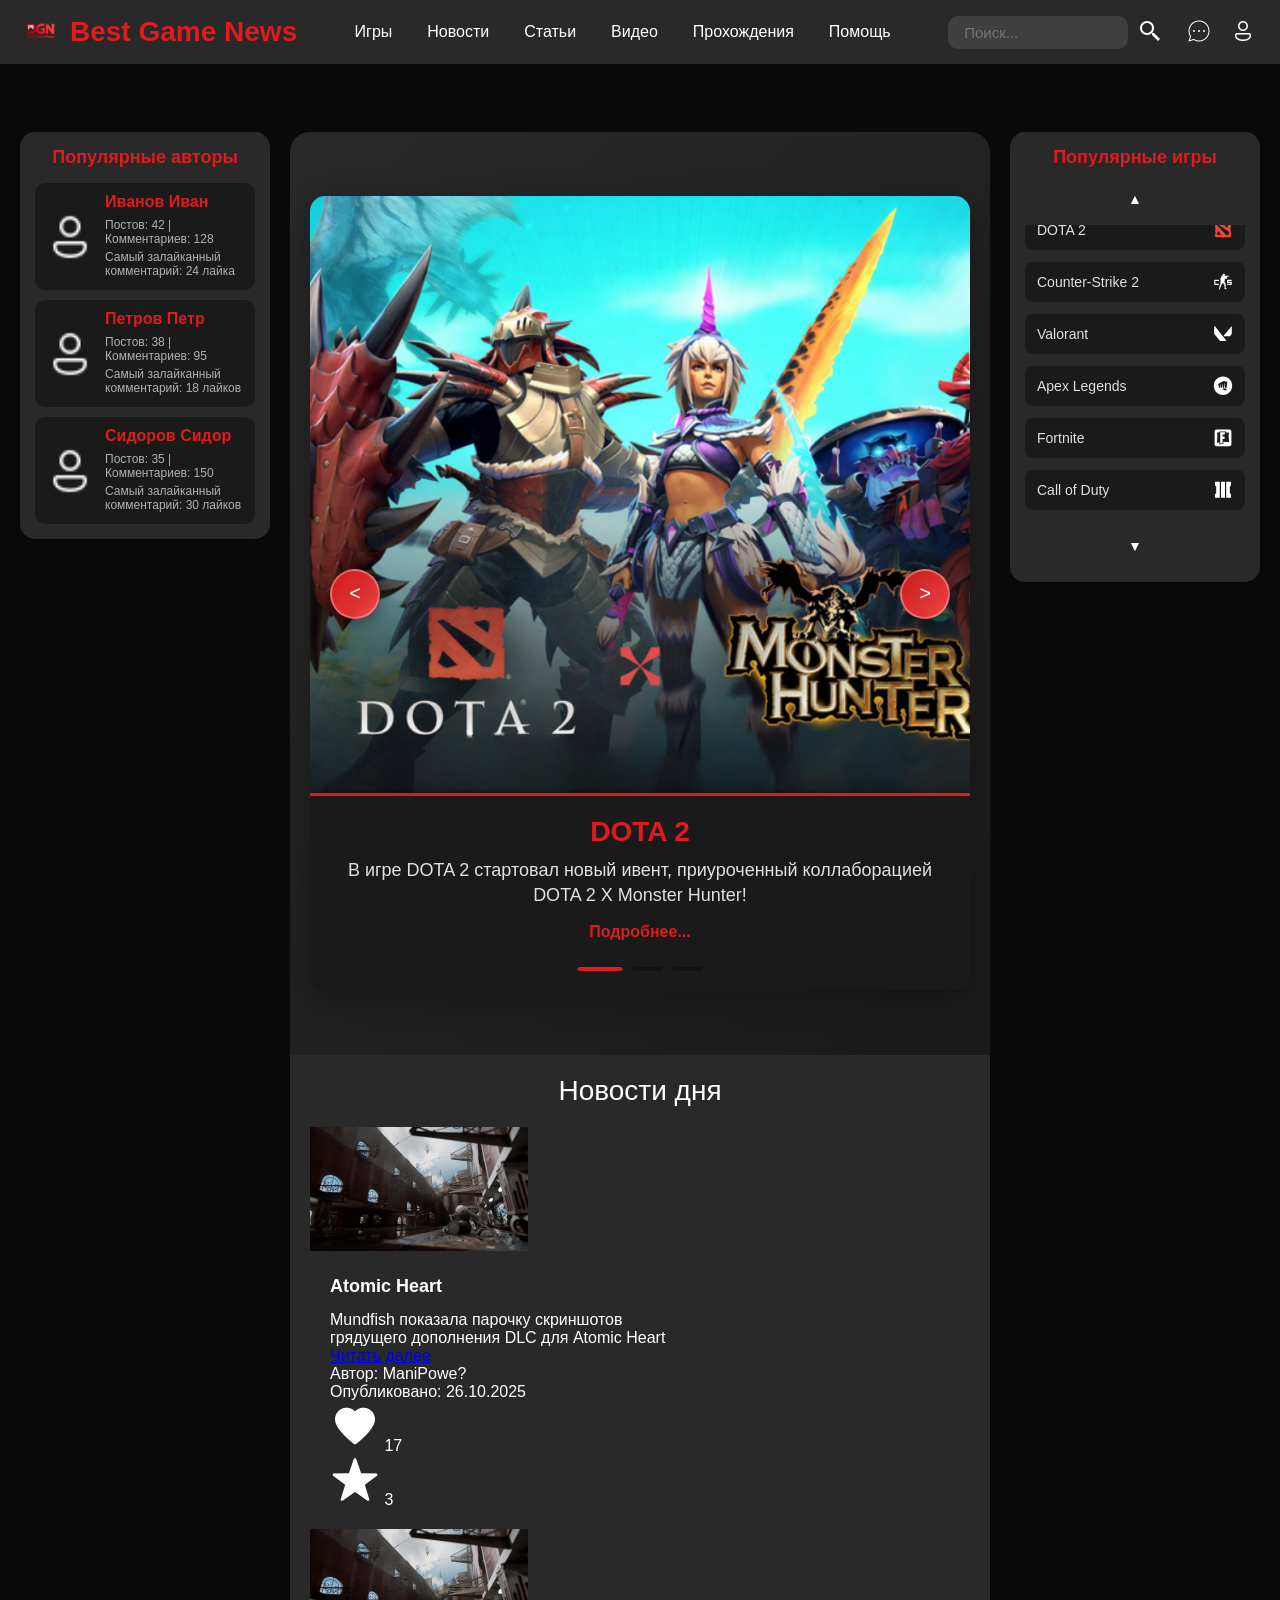
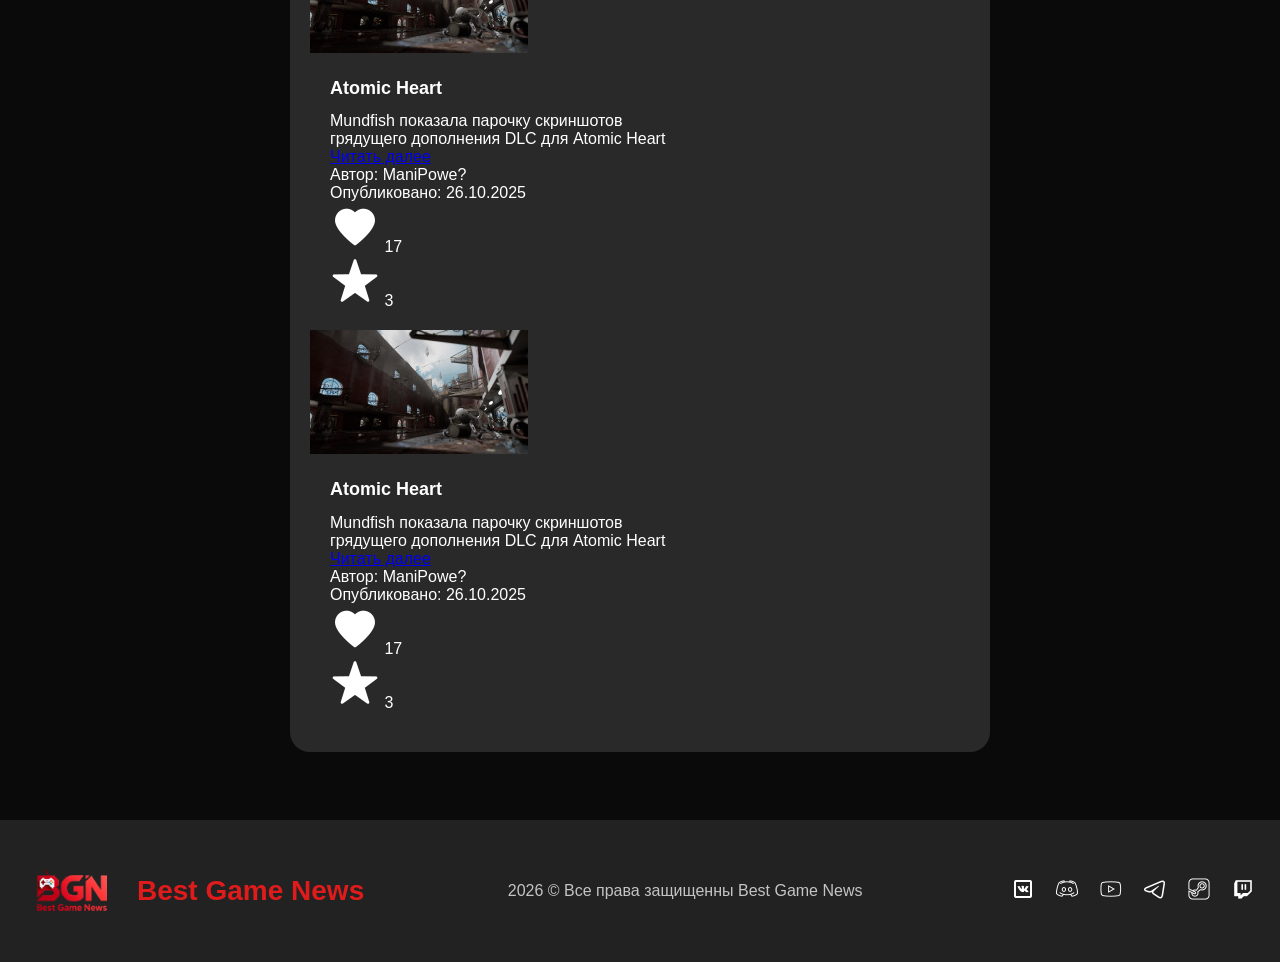
<file: index.html>
<!DOCTYPE html>
<html lang="ru">

<head>
    <meta charset="UTF-8">
    <meta name="viewport" content="width=device-width, initial-scale=1.0">
    <link rel="stylesheet" href="css/style.css">
    <link rel="icon" href="/assets/Media/Photo/asd.png">
    <title>Best Game News</title>
</head>

<body>
    <script src="/assets/JS/main_slider.js"></script>
    <header>
        <div class="header">
            <div class="logo-wrap">
                <a class="logo-link" href="index.html">
                    <img src="/assets/Media/Photo/Logo.png" alt="Логотип Best Game News">
                </a>
                <div class="logo">Best Game News</div>
            </div>
            <nav class="nav">
                <a href="#">Игры</a>
                <a href="#">Новости</a>
                <a href="#">Статьи</a>
                <a href="#">Видео</a>
                <a href="#">Прохождения</a>
                <a href="#">Помощь</a>
            </nav>
            <div class="search-wrap">
                <form action="#" method="get">
                    <input type="search" name="text" class="search-input" placeholder=" Поиск...">
                    <button type="submit" class="search-btn">
                        <img src="/assets/Media/Photo/search.png" alt="Поиск">
                    </button>
                </form>
                <div class="auth">
                    <a href="login.html">
                        <button class="icon-btn" type="button" aria-label="Комментарии">
                            <img src="/assets/Media/Photo/comm.png" alt="Комментарии">
                        </button>
                    </a>
                    <a href="/login.html">
                        <button class="icon-btn" type="button" aria-label="Профиль">
                            <img src="/assets/Media/Photo/man.png" alt="Профиль">
                        </button>
                    </a>
                </div>
            </div>
        </div>
    </header>

    <main>
        <div class="main-container">
            <div class="content-wrapper">
                <div class="left-sidebar">
                    <div class="popular-authors">
                        <h3>Популярные авторы</h3>
                        <div class="author-card">
                            <img src="/assets/Media/Photo/man.png" alt="Фото автора 1">
                            <div class="author-info">
                                <h4>Иванов Иван</h4>
                                <p>Постов: 42 | Комментариев: 128</p>
                                <p>Самый залайканный комментарий: 24 лайка</p>
                            </div>
                        </div>
                        <div class="author-card">
                            <img src="/assets/Media/Photo/man.png" alt="Фото автора 2">
                            <div class="author-info">
                                <h4>Петров Петр</h4>
                                <p>Постов: 38 | Комментариев: 95</p>
                                <p>Самый залайканный комментарий: 18 лайков</p>
                            </div>
                        </div>
                        <div class="author-card">
                            <img src="/assets/Media/Photo/man.png" alt="Фото автора 3">
                            <div class="author-info">
                                <h4>Сидоров Сидор</h4>
                                <p>Постов: 35 | Комментариев: 150</p>
                                <p>Самый залайканный комментарий: 30 лайков</p>
                            </div>
                        </div>
                    </div>
                </div>

                <div class="main-content">
                    <!-- ... остальной HTML ... -->
                    <div class="hero-section">
                        <!-- Контейнер для слайдера -->
                        <div class="hero-slider">
                            <!-- Контейнер для слайдов -->
                            <div class="slider-container">
                                <!-- Слайд 1 -->
                                <div class="hero-card slide active">
                                    <img src="/assets/Media/Photo/dota2.png" loading="lazy" alt="DOTA 2">
                                    <div class="hero-text">
                                        <h2>DOTA 2</h2>
                                        <p>В игре DOTA 2 стартовал новый ивент, приуроченный коллаборацией DOTA 2 X
                                            Monster Hunter!</p>
                                        <a href="#">Подробнее...</a>
                                    </div>
                                </div>
                                <!-- Слайд 2 -->
                                <div class="hero-card slide">
                                    <img src="/assets/Media/Photo/atomic_heart_sl.jpg" loading="lazy"
                                        alt="Atomic Heart">
                                    <div class="hero-text">
                                        <h2>Atomic Heart</h2>
                                        <p>Mundfish показала парочку скриншотов грядущего дополнения DLC для Atomic
                                            Heart</p>
                                        <a href="#">Подробнее...</a>
                                    </div>
                                </div>
                                <!-- Слайд 3 -->
                                <div class="hero-card slide">
                                    <img src="/assets/Media/Photo/Calofduty.jpg" loading="lazy" alt="Call of Duty">
                                    <div class="hero-text">
                                        <h2>Call of Duty</h2>
                                        <p>Вышел новый трейлер MWIII</p>
                                        <a href="#">Подробнее...</a>
                                    </div>
                                </div>
                            </div>
                            <button class="slider-btn prev-btn" aria-label="Предыдущий слайд">&lt;</button>
                            <button class="slider-btn next-btn" aria-label="Следующий слайд">&gt;</button>
                            <div class="slider-indicators">
                            </div>
                        </div>
                    </div>
                    <div class="news-container">
                        <div class="section-header">
                            <h2>Новости дня</h2>
                        </div>
                        <div class="news-list">
                            <article>
                                <img src="/assets/Media/Photo/atomic.jpg" alt="Atomic Heart">
                                <div class="news-content">
                                    <div class="content-main">
                                        <h3>Atomic Heart</h3>
                                        <p>Mundfish показала парочку скриншотов<br>грядущего дополнения DLC для Atomic
                                            Heart</p>
                                        <a href="#">Читать далее</a>
                                    </div>
                                    <div class="content-sidebar">
                                        <div class="news-meta">
                                            <div class="meta-item">
                                                <span class="meta-label">Автор:</span>
                                                <span class="meta-value">ManiPowe?</span>
                                            </div>
                                            <div class="meta-item">
                                                <span class="meta-label">Опубликовано:</span>
                                                <span class="meta-value">26.10.2025</span>
                                            </div>
                                        </div>
                                        <div class="news-actions">
                                            <div class="action-btn like-btn">
                                                <img src="/assets/Media/Photo/icons8-лайк-с-заливкой-50.png"
                                                    alt="Нравится">
                                                <span class="action-count">17</span>
                                            </div>
                                            <div class="action-btn favorite-btn">
                                                <img src="/assets/Media/Photo/icons8-звезда-50.png" alt="В избранное">
                                                <span class="action-count">3</span>
                                            </div>
                                        </div>
                                    </div>
                                </div>
                            </article>

                            <article>
                                <img src="/assets/Media/Photo/atomic.jpg" alt="Atomic Heart">
                                <div class="news-content">
                                    <div class="content-main">
                                        <h3>Atomic Heart</h3>
                                        <p>Mundfish показала парочку скриншотов<br>грядущего дополнения DLC для Atomic
                                            Heart</p>
                                        <a href="#">Читать далее</a>
                                    </div>
                                    <div class="content-sidebar">
                                        <div class="news-meta">
                                            <div class="meta-item">
                                                <span class="meta-label">Автор:</span>
                                                <span class="meta-value">ManiPowe?</span>
                                            </div>
                                            <div class="meta-item">
                                                <span class="meta-label">Опубликовано:</span>
                                                <span class="meta-value">26.10.2025</span>
                                            </div>
                                        </div>
                                        <div class="news-actions">
                                            <div class="action-btn like-btn">
                                                <img src="/assets/Media/Photo/icons8-лайк-с-заливкой-50.png"
                                                    alt="Нравится">
                                                <span class="action-count">17</span>
                                            </div>
                                            <div class="action-btn favorite-btn">
                                                <img src="/assets/Media/Photo/icons8-звезда-50.png" alt="В избранное">
                                                <span class="action-count">3</span>
                                            </div>
                                        </div>
                                    </div>
                                </div>
                            </article>

                            <article>
                                <img src="/assets/Media/Photo/atomic.jpg" alt="Atomic Heart">
                                <div class="news-content">
                                    <div class="content-main">
                                        <h3>Atomic Heart</h3>
                                        <p>Mundfish показала парочку скриншотов<br>грядущего дополнения DLC для Atomic
                                            Heart</p>
                                        <a href="#">Читать далее</a>
                                    </div>
                                    <div class="content-sidebar">
                                        <div class="news-meta">
                                            <div class="meta-item">
                                                <span class="meta-label">Автор:</span>
                                                <span class="meta-value">ManiPowe?</span>
                                            </div>
                                            <div class="meta-item">
                                                <span class="meta-label">Опубликовано:</span>
                                                <span class="meta-value">26.10.2025</span>
                                            </div>
                                        </div>
                                        <div class="news-actions">
                                            <div class="action-btn like-btn">
                                                <img src="/assets/Media/Photo/icons8-лайк-с-заливкой-50.png"
                                                    alt="Нравится">
                                                <span class="action-count">17</span>
                                            </div>
                                            <div class="action-btn favorite-btn">
                                                <img src="/assets/Media/Photo/icons8-звезда-50.png" alt="В избранное">
                                                <span class="action-count">3</span>
                                            </div>
                                        </div>
                                    </div>
                                </div>
                            </article>
                        </div>
                    </div>
                </div>

                <div class="right-sidebar">
                    <div class="game-marquee">
                        <h3>Популярные игры</h3>

                        <!-- Кнопка ВВЕРХ -->
                        <button class="marquee-btn up-btn" aria-label="Прокрутить вверх">▲</button>

                        <!-- Окно просмотра (обрезает всё, что выходит за границы) -->
                        <div class="marquee-viewport">
                            <!-- Трек, который мы будем двигать (ваш существующий .marquee-content) -->
                            <div class="marquee-content">
                                <a href="#" class="marquee-item">
                                    <span class="game-name">DOTA 2</span>
                                    <img class="game-icon" src="/assets/Media/ico/icons8-дота-2.svg" alt="DOTA 2">
                                </a>
                                <a href="#" class="marquee-item">
                                    <span class="game-name">Counter-Strike 2</span>
                                    <img class="game-icon" src="/assets/Media/ico/icons8-counter-strike.svg"
                                        alt="Counter-Strike 2">
                                </a>
                                <a href="#" class="marquee-item">
                                    <span class="game-name">Valorant</span>
                                    <img class="game-icon" src="/assets/Media/ico/icons8-valorant.svg" alt="Valorant">
                                </a>
                                <a href="#" class="marquee-item">
                                    <span class="game-name">Apex Legends</span>
                                    <img class="game-icon" src="/assets/Media/ico/icons8-riot-games.svg"
                                        alt="Apex Legends">
                                </a>
                                <a href="#" class="marquee-item">
                                    <span class="game-name">Fortnite</span>
                                    <img class="game-icon" src="/assets/Media/ico/icons8-fortnite.svg" alt="Fortnite">
                                </a>
                                <a href="#" class="marquee-item">
                                    <span class="game-name">Call of Duty</span>
                                    <img class="game-icon" src="/assets/Media/ico/icons8-call-of-duty-black-ops-3.svg"
                                        alt="Call of Duty">
                                </a>
                                <a href="#" class="marquee-item">
                                    <span class="game-name">League of Legends</span>
                                    <img class="game-icon"
                                        src="/assets/Media/ico/icons8-адский-дракон-league-of-legends.svg"
                                        alt="League of Legends">
                                </a>
                                <a href="#" class="marquee-item">
                                    <span class="game-name">Overwatch 2</span>
                                    <img class="game-icon" src="/assets/Media/ico/icons8-overwatch.svg"
                                        alt="Overwatch 2">
                                </a>
                                <a href="#" class="marquee-item">
                                    <span class="game-name">Genshin Impact</span>
                                    <img class="game-icon" src="/assets/Media/ico/icons8-genshin-impact-logo.svg"
                                        alt="Genshin Impact">
                                </a>
                                <a href="#" class="marquee-item">
                                    <span class="game-name">World of Warcraft</span>
                                    <img class="game-icon" src="/assets/Media/ico/icons8-world-of-warcraft.svg"
                                        alt="World of Warcraft">
                                </a>
                                <a href="#" class="marquee-item">
                                    <span class="game-name">Among Us</span>
                                    <img class="game-icon" src="/assets/Media/ico/icons8-among-us.svg" alt="Among Us">
                                </a>
                                <a href="#" class="marquee-item">
                                    <span class="game-name">Minecraft</span>
                                    <img class="game-icon" src="/assets/Media/ico/icons8-куб-травы-из-minecraft.svg"
                                        alt="Minecraft">
                                </a>
                                <a href="#" class="marquee-item">
                                    <span class="game-name">Grand Theft Auto V</span>
                                    <img class="game-icon" src="/assets/Media/ico/icons8-grand-theft-auto-v.svg"
                                        alt="Grand Theft Auto V">
                                </a>
                                <a href="#" class="marquee-item">
                                    <span class="game-name">Red Dead Redemption 2</span>
                                    <img class="game-icon"
                                        src="/assets/Media/ico/red-dead-redemption-2-wordmark-light.svg"
                                        alt="Red Dead Redemption 2">
                                </a>
                                <a href="#" class="marquee-item">
                                    <span class="game-name">The Witcher 3</span>
                                    <img class="game-icon" src="/assets/Media/ico/icons8-ведьмак-2.svg"
                                        alt="The Witcher 3">
                                </a>
                            </div>
                        </div>

                        <!-- Кнопка ВНИЗ -->
                        <button class="marquee-btn down-btn" aria-label="Прокрутить вниз">▼</button>
                    </div>
                </div>
            </div>
        </div>
    </main>


    <footer>
        <div class="footer">
            <div class="footer-logo">
                <img src="/assets/Media/Photo/Logo.png" alt="Логотип Best Game News">
                <p>Best Game News</p>
            </div>
            <div class="prav">
                <p>2026 © Все права защищенны Best Game News</p>
            </div>
            <div class="social-links">
                <a href="#" aria-label="ВКонтакте">
                    <button type="button"><img src="/assets/Media/Photo/vk.png" alt="ВКонтакте"></button>
                </a>
                <a href="#" aria-label="Discord">
                    <button type="button"><img src="/assets/Media/Photo/discord.png" alt="Discord"></button>
                </a>
                <a href="#" aria-label="YouTube">
                    <button type="button"><img src="/assets/Media/Photo/youtube.png" alt="YouTube"></button>
                </a>
                <a href="#" aria-label="Telegram">
                    <button type="button"><img src="/assets/Media/Photo/tellegram.png" alt="Telegram"></button>
                </a>
                <a href="#" aria-label="Steam">
                    <button type="button"><img src="/assets/Media/Photo/steam.png" alt="Steam"></button>
                </a>
                <a href="#" aria-label="Twitch">
                    <button type="button"><img src="/assets/Media/Photo/twitch.png" alt="Twitch"></button>
                </a>
            </div>
        </div>
    </footer>
</body>

</html>
</file>
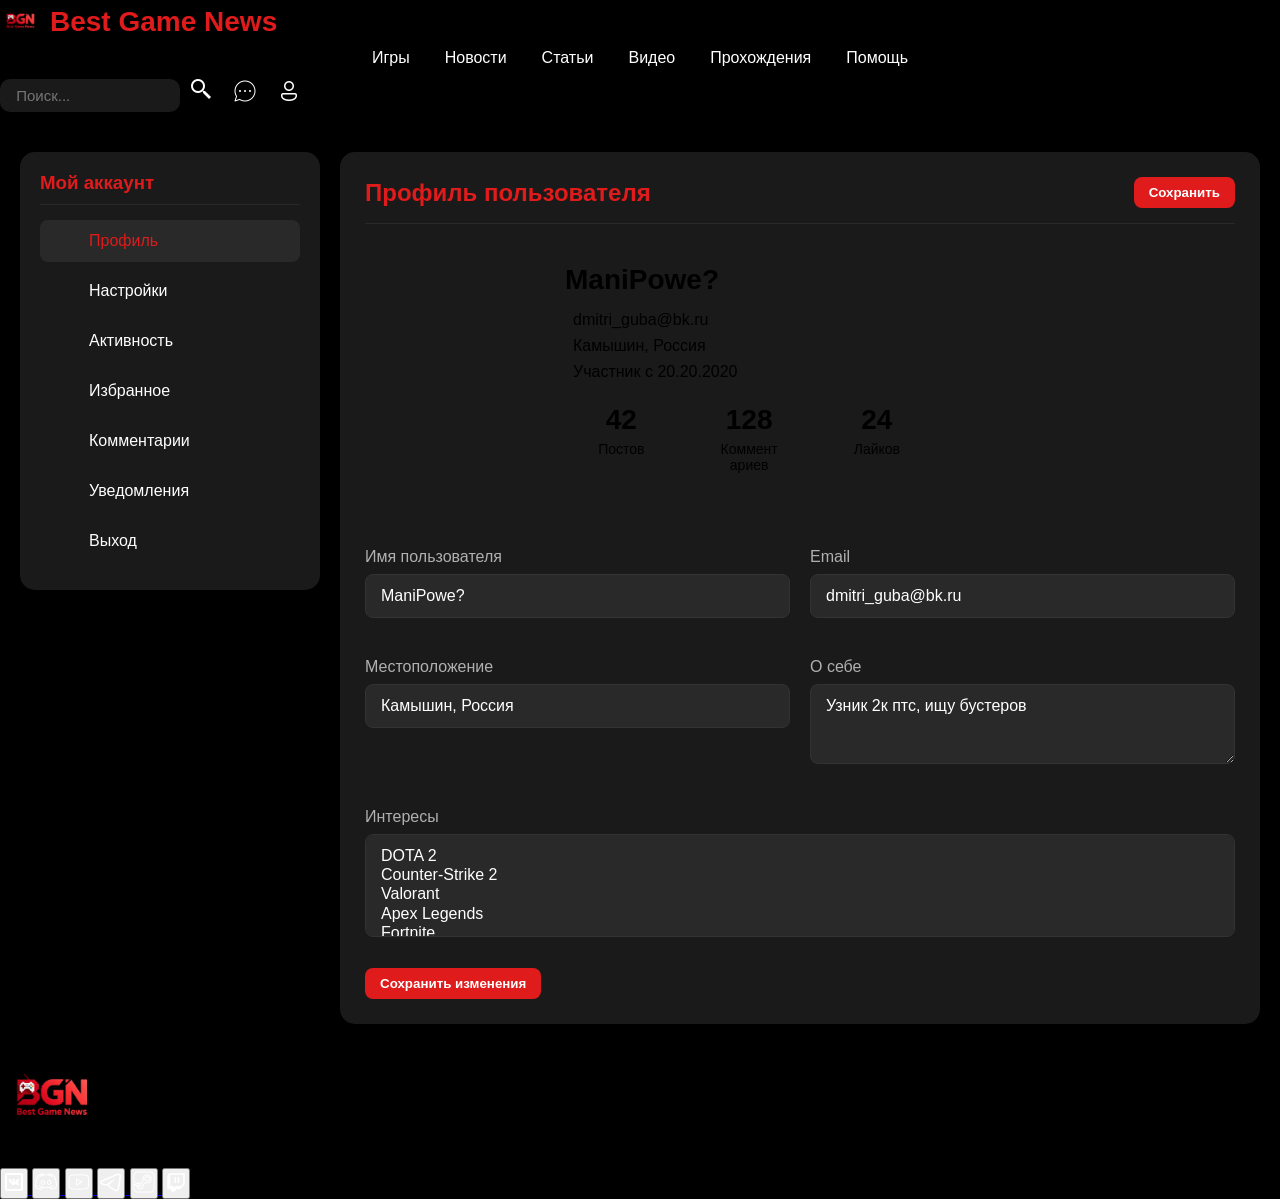
<file: cab.html>
<!DOCTYPE html>
<html lang="ru">
<head>
    <meta charset="UTF-8">
    <meta name="viewport" content="width=device-width, initial-scale=1.0">
    <title>Личный кабинет - Best Game News</title>
    <link rel="stylesheet" href="css/cab.css">
    <link rel="shortcut icon" href="/assets/Media/Photo/asd.png" type="image/x-icon">
    </head>
<body>
    <header>
        <div class="header">
            <div class="logo-wrap">
                <a class="logo-link" href="index.html">
                    <img src="/assets/Media/Photo//Logo.png" alt="Логотип Best Game News">
                </a>
                <div class="logo">Best Game News</div>
            </div>
            <nav class="nav">
                <a href="#">Игры</a>
                <a href="#">Новости</a>
                <a href="#">Статьи</a>
                <a href="#">Видео</a>
                <a href="#">Прохождения</a>
                <a href="#">Помощь</a>
            </nav>
            <div class="search-wrap">
                <form action="#" method="get">
                    <input type="search" name="text" class="search-input" placeholder=" Поиск...">
                    <button type="submit" class="search-btn">
                        <img src="/assets/Media/Photo/search.png" alt="Поиск">
                    </button>
                </form>
                <div class="auth">
                    <a href="#">
                        <button class="icon-btn" type="button" aria-label="Комментарии">
                            <img src="/assets/Media/Photo/comm.png" alt="Комментарии">
                        </button>
                    </a>
                    <a href="reg.html">
                        <button class="icon-btn" type="button" aria-label="Профиль">
                            <img src="/assets/Media/Photo/man.png" alt="Профиль">
                        </button>
                    </a>
                </div>
            </div>
        </div>
    </header>

    <main>
        <div class="dashboard">
            <aside class="sidebar">
                <h3>Мой аккаунт</h3>
                <a href="#" class="menu-item active">
                    <i class="fas fa-user"></i>
                    <span>Профиль</span>
                </a>
                <a href="#" class="menu-item">
                    <i class="fas fa-cog"></i>
                    <span>Настройки</span>
                </a>
                <a href="#" class="menu-item">
                    <i class="fas fa-history"></i>
                    <span>Активность</span>
                </a>
                <a href="#" class="menu-item">
                    <i class="fas fa-bookmark"></i>
                    <span>Избранное</span>
                </a>
                <a href="#" class="menu-item">
                    <i class="fas fa-comments"></i>
                    <span>Комментарии</span>
                </a>
                <a href="#" class="menu-item">
                    <i class="fas fa-bell"></i>
                    <span>Уведомления</span>
                </a>
                <a href="#" class="menu-item">
                    <i class="fas fa-sign-out-alt"></i>
                    <span>Выход</span>
                </a>
            </aside>

            <div class="content-area">
                <div class="content-header">
                    <h2>Профиль пользователя</h2>
                    <button><i class="fas fa-save"></i> Сохранить</button>
                </div>

                <div class="profile-header">
                    <div class="avatar">
                        <i class="fas fa-user"></i>
                    </div>
                    <div class="profile-info">
                        <h2>ManiPowe?</h2>
                        <p><i class="fas fa-envelope"></i>dmitri_guba@bk.ru</p>
                        <p><i class="fas fa-map-marker-alt"></i>Камышин, Россия</p>
                        <p><i class="fas fa-calendar"></i> Участник с 20.20.2020</p>
                        
                        <div class="profile-stats">
                            <div class="stat-item">
                                <div class="stat-value">42</div>
                                <div class="stat-label">Постов</div>
                            </div>
                            <div class="stat-item">
                                <div class="stat-value">128</div>
                                <div class="stat-label">Комментариев</div>
                            </div>
                            <div class="stat-item">
                                <div class="stat-value">24</div>
                                <div class="stat-label">Лайков</div>
                            </div>
                        </div>
                    </div>
                </div>

                <div class="profile-form">
                    <div class="form-group">
                        <label for="username">Имя пользователя</label>
                        <input type="text" id="username" value="ManiPowe?">
                    </div>
                    <div class="form-group">
                        <label for="email">Email</label>
                        <input type="email" id="email" value="dmitri_guba@bk.ru">
                    </div>
                    <div class="form-group">
                        <label for="location">Местоположение</label>
                        <input type="text" id="location" value="Камышин, Россия">
                    </div>
                    <div class="form-group">
                        <label for="bio">О себе</label>
                        <textarea id="bio" rows="3">Узник 2к птс, ищу бустеров</textarea>
                    </div>
                    <div class="form-group full-width">
                        <label for="interests">Интересы</label>
                        <select id="interests" multiple>
                            <option>DOTA 2</option>
                            <option>Counter-Strike 2</option>
                            <option>Valorant</option>
                            <option>Apex Legends</option>
                            <option>Fortnite</option>
                            <option>Call of Duty</option>
                            <option>League of Legends</option>
                        </select>
                    </div>
                </div>

                <button class="save-btn">Сохранить изменения</button>
            </div>
        </div>
    </main>

    <footer>
        <div class="footer">
            <div class="footer-logo">
                <img src="/assets/Media/Photo//Logo.png" alt="Логотип Best Game News">
                <p>2026 © Все права защищенны Best Game News</p>
            </div>
            <div class="social-links">
                <a href="#" aria-label="ВКонтакте">
                    <button type="button"><img src="/assets/Media/Photo/vk.png" alt="ВКонтакте"></button>
                </a>
                <a href="#" aria-label="Discord">
                    <button type="button"><img src="assets/Media/Photo/discord.png" alt="Discord"></button>
                </a>
                <a href="#" aria-label="YouTube">
                    <button type="button"><img src="/assets/Media/Photo/youtube.png" alt="YouTube"></button>
                </a>
                <a href="#" aria-label="Telegram">
                    <button type="button"><img src="/assets/Media/Photo/tellegram.png" alt="Telegram"></button>
                </a>
                <a href="#" aria-label="Steam">
                    <button type="button"><img src="/assets/Media/Photo/steam.png" alt="Steam"></button>
                </a>
                <a href="#" aria-label="Twitch">
                    <button type="button"><img src="/assets/Media/Photo/twitch.png" alt="Twitch"></button>
                </a>
            </div>
        </div>
    </footer>
</body>
</html>
</file>
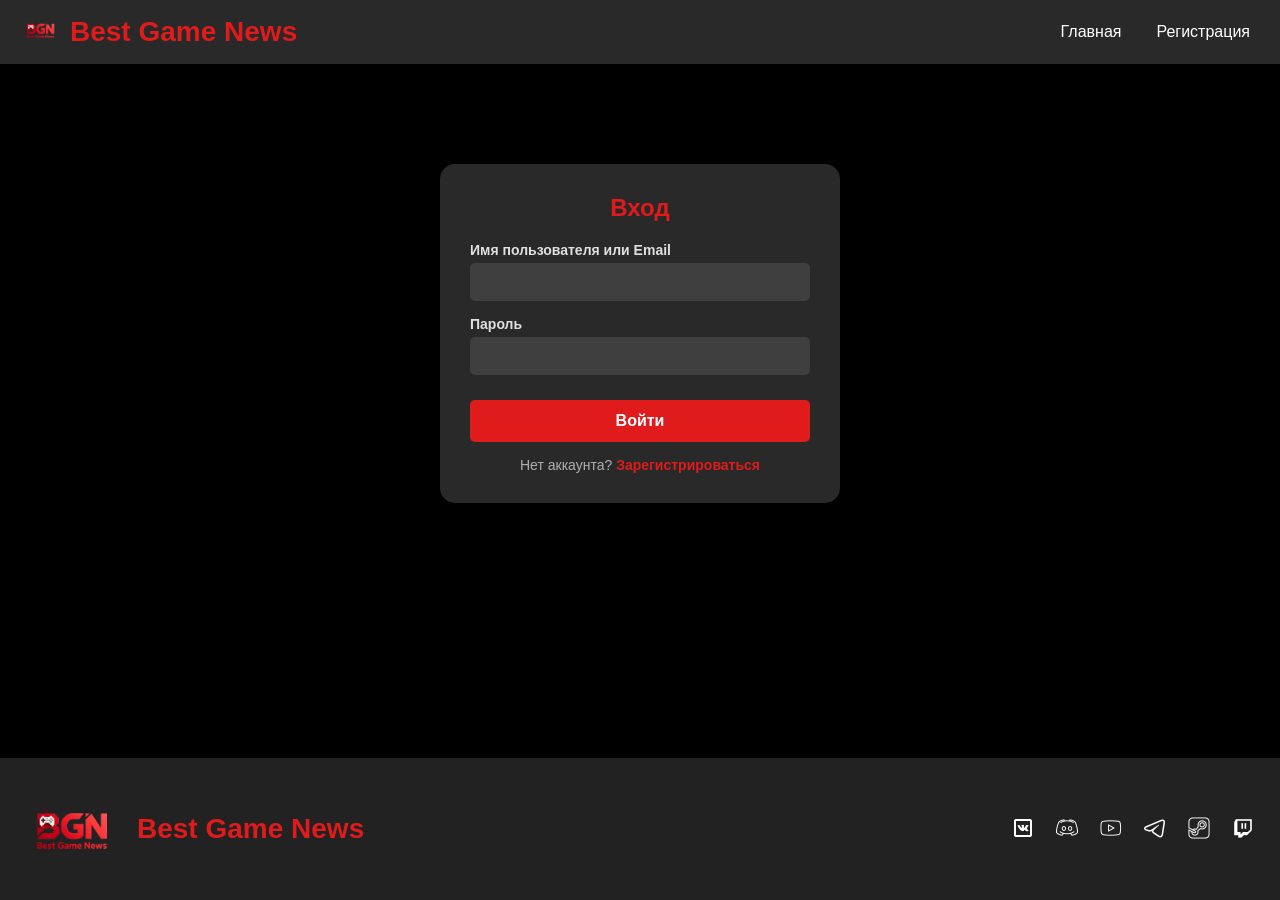
<file: login.html>
<!DOCTYPE html>
<html lang="ru">
<head>
    <meta charset="UTF-8">
    <meta name="viewport" content="width=device-width, initial-scale=1.0">
    <link rel="stylesheet" href="css/style.css">
    <link rel="stylesheet" href="css/reg.css">  
    <link rel="icon" href="/assets/Media/Photo/asd.png">
    <title>Вход - Best Game News</title>
</head>
<body>
    <header>
        <div class="header">
            <div class="logo-wrap">
                <a class="logo-link" href="index.html">
                    <img src="/assets/Media/Photo/Logo.png" alt="Логотип Best Game News">
                </a>
                <div class="logo">Best Game News</div>
            </div>
            <nav class="nav">
                <a href="index.html">Главная</a>
                <a href="reg.html">Регистрация</a>
            </nav>
        </div>
    </header>

    <main>
        <div class="main-container">
            <div class="auth-container">
                <h2>Вход</h2>
                <form class="auth-form" id="loginForm">
                    <div class="form-group">
                        <label for="login-username">Имя пользователя или Email</label>
                        <input type="text" id="login-username" name="username" required>
                    </div>
                    <div class="form-group">
                        <label for="login-password">Пароль</label>
                        <input type="password" id="login-password" name="password" required>
                    </div>
                    <button type="submit" class="submit-btn">Войти</button>
                </form>
                <p class="auth-link">Нет аккаунта? <a href="/reg.html">Зарегистрироваться</a></p>
            </div>
        </div>
    </main>

    <footer>
        <div class="footer">
            <div class="footer-logo">
                <img src="/assets/Media/Photo/Logo.png" alt="Логотип Best Game News">
                <p>Best Game News</p>
            </div>
            <div class="social-links">
                <a href="#" aria-label="ВКонтакте">
                    <button type="button"><img src="/assets/Media/Photo/vk.png" alt="ВКонтакте"></button>
                </a>
                <a href="#" aria-label="Discord">
                    <button type="button"><img src="/assets/Media/Photo/discord.png" alt="Discord"></button>
                </a>
                <a href="#" aria-label="YouTube">
                    <button type="button"><img src="/assets/Media/Photo/youtube.png" alt="YouTube"></button>
                </a>
                <a href="#" aria-label="Telegram">
                    <button type="button"><img src="/assets/Media/Photo/tellegram.png" alt="Telegram"></button>
                </a>
                <a href="#" aria-label="Steam">
                    <button type="button"><img src="/assets/Media/Photo/steam.png" alt="Steam"></button>
                </a>
                <a href="#" aria-label="Twitch">
                    <button type="button"><img src="/assets/Media/Photo/twitch.png" alt="Twitch"></button>
                </a>
            </div>
        </div>
    </footer>
</body>
</html>
</file>
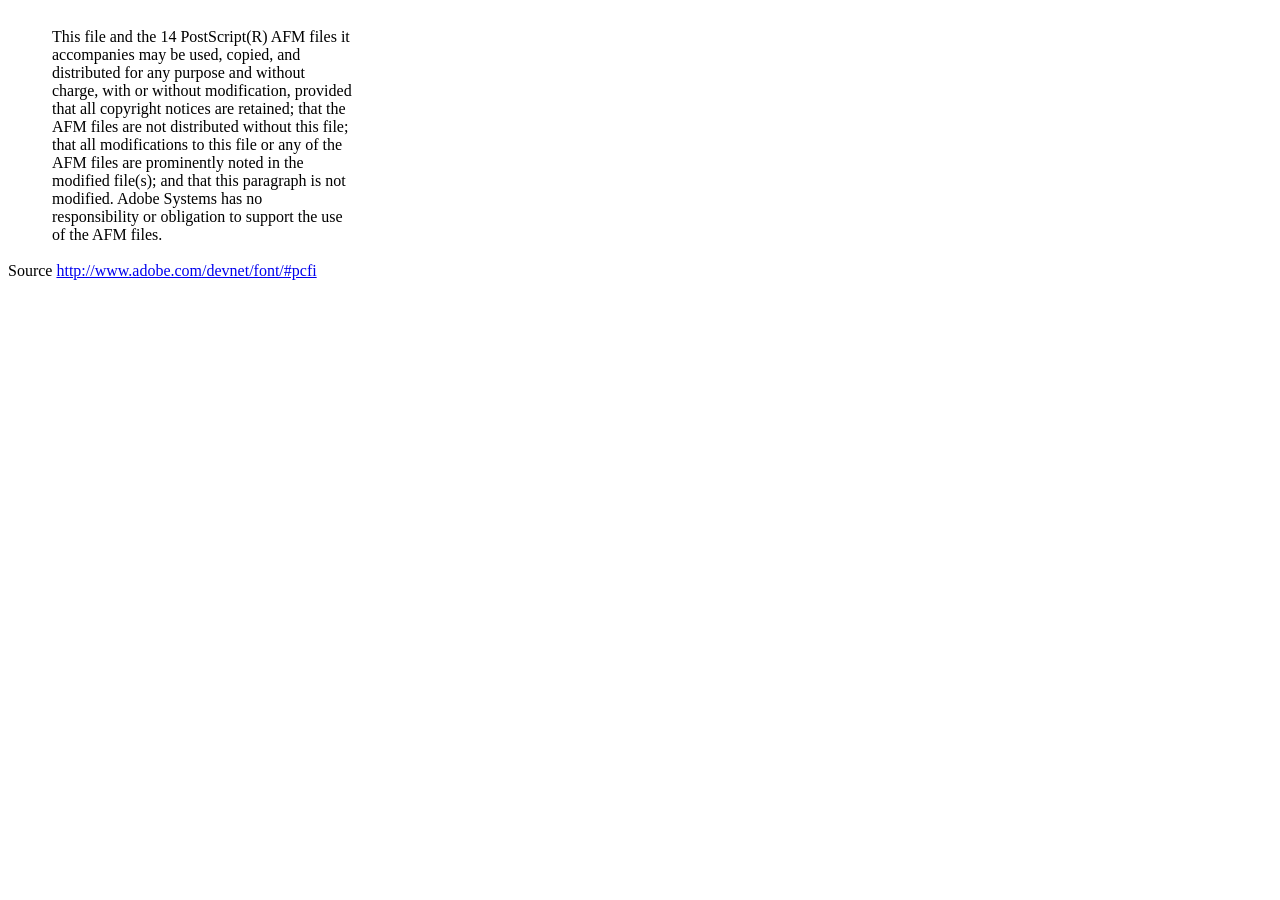
<file: dompdf/vendor/dompdf/dompdf/lib/fonts/mustRead.html>
<html>
	<head>
		<meta http-equiv="content-type" content="text/html;charset=iso-8859-1">
		<meta name="generator" content="Adobe GoLive 4">
		<title>Core 14 AFM Files - ReadMe</title>
	</head>
	<body bgcolor="white">
		<font color="white">or</font>
		<table border="0" cellpadding="0" cellspacing="2">
			<tr>
				<td width="40"></td>
				<td width="300">This file and the 14 PostScript(R) AFM files it accompanies may be used, copied, and distributed for any purpose and without charge, with or without modification, provided that all copyright notices are retained; that the AFM files are not distributed without this file; that all modifications to this file or any of the AFM files are prominently noted in the modified file(s); and that this paragraph is not modified. Adobe Systems has no responsibility or obligation to support the use of the AFM files. <font color="white">Col</font></td>
			</tr>
		</table>
		<p>Source <a href="http://www.adobe.com/devnet/font/#pcfi">http://www.adobe.com/devnet/font/#pcfi</a></p>
</body>
</html>
</file>
<file: css/style.css>
/* ==========================================
   BEST GAME NEWS - OPTIMIZED STYLES
   Файл: css/style.css
   ========================================== */

/* ===== ПЕРЕМЕННЫЕ ТЕМ ===== */
:root {
    --bg-body: #0a0a0a;
    --bg-card: #1a1a1a;
    --bg-input: #292929;
    --text-main: #ffffff;
    --text-muted: #b0b0b0;
    --border-color: #333333;
    --accent-color: #df1b1b;
    --shadow-color: rgba(0, 0, 0, 0.3);
}

/* ===== СБРОС И БАЗОВЫЕ СТИЛИ ===== */
* {
    margin: 0;
    padding: 0;
    box-sizing: border-box;
    font-family: 'Segoe UI', Tahoma, Geneva, Verdana, sans-serif;
}

body {
    background-color: var(--bg-body);
    color: var(--text-main);
    font-family: 'Gill Sans', 'Gill Sans MT', Calibri, 'Trebuchet MS', sans-serif;
    min-width: 320px;
    min-height: 100vh;
    display: flex;
    flex-direction: column;
    background-image: var(--bg-image, none);
    background-size: cover;
    background-position: center;
    background-repeat: no-repeat;
    background-attachment: scroll;
}

/* ===== ХЕДЕР ===== */
.header {
    display: flex;
    align-items: center;
    justify-content: space-between;
    background-color: #292929;
    padding: 10px 20px;
    gap: 20px;
    flex-wrap: wrap;
    position: sticky;
    top: 0;
    z-index: 100;
}

.logo-wrap {
    display: flex;
    align-items: center;
    gap: 10px;
    flex-shrink: 0;
}

.logo-wrap img {
    height: 40px;
    width: auto;
}

.logo {
    font-size: 28px;
    font-weight: bold;
    color: #df1b1b;
}

.nav {
    display: flex;
    gap: 15px;
    flex-wrap: wrap;
    justify-content: center;
}

.nav a {
    text-decoration: none;
    color: white;
    cursor: pointer;
    font-size: 16px;
    padding: 5px 10px;
    border-radius: 5px;
    transition: color 0.3s ease;
}

.nav a:hover {
    color: #df1b1b;
}

.admin-link {
    background: linear-gradient(135deg, #f39c12 0%, #e67e22 100%);
}

.admin-link:hover {
    box-shadow: 0 6px 16px rgba(243, 156, 18, 0.5);
}

.create-news-btn {
    background: linear-gradient(135deg, #ff6b6b 0%, #ff8e8e 100%) !important;
}

.create-news-btn:hover {
    box-shadow: 0 6px 20px rgba(255, 107, 107, 0.6) !important;
}

/* ===== ПОИСК ===== */
.search-wrap {
    display: flex;
    align-items: center;
    gap: 15px;
}

.search-wrap form {
    display: flex;
    align-items: center;
    gap: 5px;
}

.search-input {
    padding: 8px 12px;
    border-radius: 10px;
    border: none;
    background-color: rgba(255, 255, 255, 0.1);
    color: white;
    font-size: 15px;
    width: 180px;
    outline: none;
    transition: background-color 0.3s ease;
}

.search-input:hover,
.search-input:focus {
    background-color: rgba(255, 255, 255, 0.15);
}

.search-btn,
.icon-btn {
    background: transparent;
    border: none;
    cursor: pointer;
    padding: 5px;
    border-radius: 10px;
    transition: background-color 0.3s ease;
}

.search-btn:hover,
.icon-btn:hover {
    background-color: rgba(255, 255, 255, 0.1);
}

.search-btn img,
.icon-btn img {
    width: 24px;
    height: 24px;
}

/* ===== АВТОРИЗАЦИЯ ===== */
.auth {
    display: flex;
    align-items: center;
    gap: 10px;
}

.header-avatar {
    width: 36px;
    height: 36px;
    border-radius: 50%;
    object-fit: cover;
    border: 2px solid #df1b1b;
    transition: transform 0.3s ease, border-color 0.3s ease;
}

.header-avatar:hover {
    transform: scale(1.1);
    border-color: #ff4444;
}

.user-avatar-link {
    display: flex;
    align-items: center;
    padding: 5px;
    border-radius: 10px;
    transition: background-color 0.3s ease;
}

.user-avatar-link:hover {
    background-color: rgba(255, 255, 255, 0.1);
}

/* Колокольчик уведомлений */
.header-notifications {
    position: relative;
    margin-right: 15px;
}

.notification-bell {
    position: relative;
    display: flex;
    align-items: center;
    justify-content: center;
    width: 40px;
    height: 40px;
    background: var(--bg-card);
    border-radius: 50%;
    color: var(--text-main);
    font-size: 18px;
    transition: all 0.3s ease;
}

.notification-bell:hover {
    background: var(--accent-color);
    transform: scale(1.1);
}

.notification-badge {
    position: absolute;
    top: -5px;
    right: -5px;
    background: #f44336;
    color: white;
    font-size: 11px;
    font-weight: bold;
    min-width: 18px;
    height: 18px;
    border-radius: 9px;
    display: flex;
    align-items: center;
    justify-content: center;
    padding: 0 4px;
    animation: pulse 2s infinite;
}

@keyframes pulse {
    0%, 100% { transform: scale(1); }
    50% { transform: scale(1.1); }
}

/* ===== ПОЛЕ ТЕЛЕФОНА ===== */
input[type="tel"] {
    font-family: 'Courier New', monospace;
    letter-spacing: 0.5px;
    transition: all 0.3s ease;
}

input[type="tel"]:focus {
    border-color: var(--accent-color);
    box-shadow: 0 0 0 3px rgba(223, 27, 27, 0.1);
}

.light-theme input[type="tel"] {
    background: #fff;
    color: #333;
    border-color: #ddd;
}

.light-theme input[type="tel"]:focus {
    border-color: var(--accent-color);
    box-shadow: 0 0 0 3px rgba(223, 27, 27, 0.15);
}

/* ===== ОСНОВНОЙ ЛЕЙАУТ ===== */
main {
    padding: 0;
    flex: 1;
}

.main-container {
    width: 100%;
    padding: 20px;
    margin-top: 3rem;
    display: flex;
    align-items: flex-start;
    gap: 20px;
}

.content-wrapper {
    display: flex;
    gap: 20px;
    justify-content: center;
    align-items: flex-start;
    width: 100%;
    max-width: 1920px;
    margin: 0 auto;
}

.left-sidebar,
.right-sidebar {
    flex: 0 0 250px;
    display: flex;
    flex-direction: column;
    gap: 15px;
}

.main-content {
    flex: 1;
    min-width: 0;
    width: 100%;
    max-width: 1200px;
}

/* ===== ПОПУЛЯРНЫЕ АВТОРЫ ===== */
.popular-authors {
    background-color: #292929;
    border-radius: 15px;
    padding: 15px;
    box-shadow: 0 4px 16px rgba(0, 0, 0, 0.2);
    width: 100%;
}

.popular-authors h3 {
    color: #df1b1b;
    font-size: 18px;
    margin-bottom: 15px;
    text-align: center;
}

.popular-authors a {
    text-decoration: none;
}

.author-card {
    display: flex;
    align-items: center;
    gap: 10px;
    padding: 10px;
    background-color: #1a1a1a;
    border-radius: 10px;
    transition: background-color 0.3s ease;
    margin-bottom: 10px;
}

.author-card:last-child {
    margin-bottom: 0;
}

.author-card:hover {
    background-color: #2a2a2a;
}

.author-card img {
    width: 50px;
    height: 50px;
    border-radius: 50%;
    object-fit: cover;
    flex-shrink: 0;
}

.author-info {
    display: flex;
    flex-direction: column;
    flex-grow: 1;
}

.author-info h4 {
    color: #df1b1b;
    margin-bottom: 5px;
    font-size: 16px;
}

.author-info p {
    font-size: 12px;
    color: #b0b0b0;
    margin: 2px 0;
}

/* ===== ГЛАВНЫЙ СЛАЙДЕР ===== */
.hero-section {
    width: 100%;
    background: linear-gradient(135deg, #292929 0%, #1a1a1a 100%);
    border-radius: 20px 20px 0 0;
    padding: 4rem 20px;
    position: relative;
    overflow: hidden;
}

.hero-slider {
    position: relative;
    width: 100%;
}

.slider-container {
    width: 100%;
    position: relative;
}

.slide {
    display: none;
}

.slide.active {
    display: flex;
    flex-direction: column;
    animation: slideIn 0.6s cubic-bezier(0.25, 0.46, 0.45, 0.94) forwards;
}

@keyframes slideIn {
    0% {
        opacity: 0;
        transform: translateY(30px) scale(0.98);
    }
    100% {
        opacity: 1;
        transform: translateY(0) scale(1);
    }
}

.hero-card {
    width: 100%;
    background: #1a1a1a;
    border-radius: 15px;
    overflow: hidden;
    box-shadow: 0 8px 32px rgba(0, 0, 0, 0.3);
    transition: transform 0.3s ease, box-shadow 0.3s ease;
}

.hero-card:hover {
    transform: translateY(-5px);
    box-shadow: 0 12px 40px rgba(223, 27, 27, 0.2);
}

.hero-card img {
    width: 100%;
    height: 600px;
    object-fit: cover;
    display: block;
    border-bottom: 3px solid #df1b1b;
}

.hero-text {
    padding: 20px 20px 50px 20px;
    text-align: center;
    flex-grow: 1;
}

.hero-text h2 {
    font-size: 28px;
    color: #df1b1b;
    margin-bottom: 10px;
}

.hero-text p {
    font-size: 18px;
    line-height: 1.4;
    margin-bottom: 15px;
    color: #e0e0e0;
    max-width: 800px;
    margin-left: auto;
    margin-right: auto;
}

.hero-text a {
    display: inline-block;
    color: #df1b1b;
    text-decoration: none;
    font-weight: bold;
    transition: color 0.3s ease;
}

.hero-text a:hover {
    color: #ff4444;
    text-decoration: underline;
}

/* Кнопки слайдера */
.slider-btn {
    position: absolute;
    top: 50%;
    transform: translateY(-50%);
    background: linear-gradient(135deg, rgba(223, 27, 27, 0.9) 0%, rgba(255, 68, 68, 0.9) 100%);
    color: white;
    border: 2px solid rgba(255, 255, 255, 0.3);
    width: 50px;
    height: 50px;
    border-radius: 50%;
    font-size: 20px;
    cursor: pointer;
    z-index: 10;
    display: flex;
    align-items: center;
    justify-content: center;
    transition: all 0.3s ease;
    box-shadow: 0 4px 15px rgba(0, 0, 0, 0.4);
    backdrop-filter: blur(5px);
}

.slider-btn i {
    font-size: 18px;
    font-weight: bold;
    transition: transform 0.3s ease;
}

.slider-btn:hover {
    background: linear-gradient(135deg, #df1b1b 0%, #ff4444 100%);
    transform: translateY(-50%) scale(1.15);
    box-shadow: 0 6px 25px rgba(223, 27, 27, 0.6);
    border-color: white;
}

.slider-btn:hover i {
    transform: scale(1.2);
}

.slider-btn:active {
    transform: translateY(-50%) scale(0.95);
}

.prev-btn { left: 20px; }
.next-btn { right: 20px; }

.slider-indicators {
    position: absolute;
    bottom: 20px;
    left: 50%;
    transform: translateX(-50%);
    display: flex;
    gap: 10px;
    z-index: 10;
}

.indicator {
    width: 30px;
    height: 4px;
    border-radius: 2px;
    background: rgba(0, 0, 0, 0.3);
    cursor: pointer;
    transition: background-color 0.3s ease, width 0.3s ease;
}

.indicator.active {
    background: #df1b1b;
    width: 45px;
}

/* ===== НОВОСТИ ДНЯ ===== */
.news-container {
    width: 100%;
    background-color: #292929;
    border-radius: 0 0 20px 20px;
    padding: 20px;
}

.section-header h2 {
    font-size: 28px;
    font-weight: 500;
    color: white;
    margin-bottom: 20px;
    text-align: center;
}

.section-header a {
    color: white;
    text-decoration: none;
    display: block;
    margin-top: 10px;
    transition: color 0.5s ease;
}

.section-header a:hover {
    color: #df1b1b;
    text-decoration: underline;
}

.todays-news {
    margin-bottom: 40px;
}

.todays-news h2 {
    color: var(--accent-color);
    font-size: 28px;
    margin-bottom: 25px;
    text-align: center;
}

.todays-news-list {
    display: flex;
    flex-direction: column;
    gap: 20px;
}

.todays-card {
    display: flex;
    background: var(--bg-card);
    border-radius: 15px;
    overflow: hidden;
    border: 1px solid var(--border-color);
    cursor: pointer;
    transition: box-shadow 0.3s ease;
}

.todays-card:hover {
    box-shadow: 0 8px 20px var(--shadow-color);
}

.todays-image {
    position: relative;
    width: 300px;
    flex-shrink: 0;
    overflow: hidden;
}

.todays-image img {
    width: 100%;
    height: 100%;
    object-fit: cover;
    display: block;
}

.todays-image::after {
    content: '';
    position: absolute;
    bottom: 0;
    left: 0;
    right: 0;
    height: 50%;
    background: linear-gradient(to top, rgba(0, 0, 0, 0.8) 0%, transparent 100%);
    pointer-events: none;
}

.todays-news .game-badge {
    position: absolute;
    bottom: 15px;
    left: 15px;
    background: rgba(223, 27, 27, 0.9);
    padding: 6px 12px;
    border-radius: 20px;
    display: flex;
    align-items: center;
    gap: 8px;
    z-index: 2;
    backdrop-filter: blur(10px);
}

.todays-news .game-badge img {
    width: 18px;
    height: 18px;
    object-fit: contain;
}

.todays-news .game-badge span {
    color: white;
    font-size: 12px;
    font-weight: bold;
}

.todays-content {
    flex: 1;
    padding: 25px;
    display: flex;
    flex-direction: column;
    gap: 12px;
}

.todays-title {
    color: var(--accent-color);
    font-size: 22px;
    margin: 0;
    line-height: 1.3;
}

.todays-description {
    color: var(--text-muted);
    font-size: 15px;
    line-height: 1.6;
    margin: 0;
    word-wrap: break-word;
    overflow-wrap: break-word;
}

.todays-meta {
    display: flex;
    justify-content: space-between;
    align-items: center;
    margin-top: auto;
    padding-top: 15px;
    border-top: 1px solid var(--border-color);
}

.todays-author {
    display: flex;
    align-items: center;
    gap: 8px;
    color: var(--text-muted);
    font-size: 14px;
}

.todays-author img {
    width: 30px;
    height: 30px;
    border-radius: 50%;
    object-fit: cover;
}

.todays-date {
    color: var(--text-muted);
    font-size: 13px;
}

.todays-actions {
    display: flex;
    justify-content: space-between;
    align-items: center;
    gap: 15px;
    margin-top: 20px;
    padding-top: 20px;
    border-top: 1px solid var(--border-color);
}

.todays-news .read-more {
    color: var(--accent-color);
    text-decoration: none;
    font-weight: bold;
    font-size: 14px;
    transition: opacity 0.3s ease;
}

.todays-news .read-more:hover {
    opacity: 0.8;
    text-decoration: underline;
}

.todays-stats {
    display: flex;
    gap: 15px;
    align-items: center;
}

.todays-stats .stat-btn {
    background: #292929;
    color: #b0b0b0;
    border: 2px solid #333;
    padding: 12px 20px;
    border-radius: 10px;
    cursor: pointer;
    font-size: 16px;
    display: flex;
    align-items: center;
    gap: 8px;
    transition: background 0.3s ease, border-color 0.3s ease, color 0.3s ease;
}

.todays-stats .stat-btn i {
    font-size: 18px;
}

.todays-stats .stat-btn span {
    font-weight: bold;
}

.todays-stats .stat-btn:hover {
    background: #333;
    border-color: #df1b1b;
    color: white;
}

.todays-stats .stat-btn.like-btn.active {
    background: rgba(223, 27, 27, 0.2);
    border-color: #df1b1b;
    color: #df1b1b;
}

.todays-stats .stat-btn.favorite-btn.active {
    background: rgba(255, 193, 7, 0.2);
    border-color: #FFC107;
    color: #FFC107;
}

.todays-stats .stat {
    display: flex;
    align-items: center;
    gap: 8px;
    color: #b0b0b0;
    font-size: 16px;
}

.todays-stats .stat i {
    font-size: 18px;
    color: #df1b1b;
}

.todays-news .empty-news {
    text-align: center;
    padding: 80px 20px;
    background: var(--bg-card);
    border-radius: 15px;
    border: 1px solid var(--border-color);
}

.todays-news .empty-news i {
    font-size: 60px;
    color: var(--accent-color);
    margin-bottom: 20px;
    opacity: 0.5;
}

.todays-news .empty-news p {
    font-size: 18px;
    color: var(--text-muted);
    margin: 0;
}

/* ===== СЕТКА НОВОСТЕЙ (КАТЕГОРИИ/ПОИСК) ===== */
.category-header {
    background-color: #222222;
    padding: 20px;
    border-radius: 15px;
    display: flex;
    justify-content: space-between;
    align-items: center;
    margin-bottom: 30px;
    border-bottom: 2px solid var(--border-color);
}

.category-header h1 {
    color: var(--accent-color);
    font-size: 32px;
    margin: 0;
}

.sort-buttons {
    display: flex;
    gap: 10px;
}

.sort-btn {
    padding: 8px 16px;
    background: var(--bg-input);
    color: var(--text-muted);
    text-decoration: none;
    border-radius: 20px;
    font-size: 14px;
    font-weight: 600;
    display: flex;
    align-items: center;
    gap: 6px;
    transition: all 0.3s ease;
    border: 1px solid transparent;
}

.sort-btn:hover {
    background: var(--bg-card);
    color: var(--text-main);
}

.sort-btn.active {
    background: var(--accent-color);
    color: white;
}

/* Фильтры по играм */
.games-filter {
    display: flex;
    gap: 10px;
    flex-wrap: wrap;
    margin-bottom: 30px;
    padding: 20px;
    background: var(--bg-card);
    border-radius: 12px;
    border: 1px solid var(--border-color);
}

.filter-btn {
    display: inline-flex;
    align-items: center;
    gap: 6px;
    padding: 8px 16px;
    background: var(--bg-input);
    color: var(--text-muted);
    text-decoration: none;
    border-radius: 20px;
    font-size: 13px;
    font-weight: 600;
    transition: all 0.3s ease;
    border: 1px solid transparent;
}

.filter-btn img {
    width: 18px;
    height: 18px;
    object-fit: contain;
    border-radius: 4px;
}

.filter-btn:hover {
    background: var(--bg-card);
    color: var(--text-main);
    border-color: var(--accent-color);
}

.filter-btn.active {
    background: #df1b1b !important;
    color: white !important;
    border-color: #df1b1b !important;
    box-shadow: 0 0 10px rgba(223, 27, 27, 0.5);
}

.news-grid {
    display: grid;
    grid-template-columns: repeat(auto-fill, minmax(320px, 1fr));
    gap: 25px;
}

.news-card {
    background: var(--bg-card);
    border-radius: 12px;
    overflow: hidden;
    border: 1px solid var(--border-color);
    transition: transform 0.3s ease, box-shadow 0.3s ease;
    display: flex;
    flex-direction: column;
}

.news-card:hover {
    transform: translateY(-5px);
    box-shadow: 0 8px 25px rgba(0, 0, 0, 0.3);
    border-color: var(--accent-color);
}

.news-image-wrap {
    position: relative;
    width: 100%;
    height: 200px;
    overflow: hidden;
    display: block;
}

.news-image-wrap img {
    width: 100%;
    height: 100%;
    object-fit: cover;
    transition: transform 0.3s ease;
}

.news-card:hover .news-image-wrap img {
    transform: scale(1.05);
}

/* Заглушка */
.news-image-wrap img[src*="Заглушка.jpg"] {
    object-fit: cover !important;
    width: 100% !important;
    height: 100% !important;
    padding: 0 !important;
    background: transparent !important;
}

.game-badge-overlay {
    position: absolute;
    bottom: 12px;
    left: 12px;
    display: inline-flex;
    align-items: center;
    gap: 6px;
    background: linear-gradient(135deg, #df1b1b 0%, #ff4444 100%);
    color: white;
    padding: 5px 12px;
    border-radius: 20px;
    font-size: 12px;
    font-weight: 600;
    box-shadow: 0 2px 8px rgba(0, 0, 0, 0.4);
    z-index: 2;
    text-decoration: none;
}

.game-badge-overlay img {
    width: 16px;
    height: 16px;
    object-fit: contain;
    filter: none !important;
    background: rgba(255, 255, 255, 0.2);
    border-radius: 4px;
    padding: 1px;
}

.game-badge-overlay span {
    color: white;
    line-height: 1;
}

.game-badge-overlay.active {
    background: linear-gradient(135deg, #ff0000 0%, #ff4444 100%);
    box-shadow: 0 0 15px rgba(255, 0, 0, 0.6), 0 2px 8px rgba(0, 0, 0, 0.4);
    animation: pulse-red 2s infinite;
}

@keyframes pulse-red {
    0%, 100% { box-shadow: 0 0 15px rgba(255, 0, 0, 0.6), 0 2px 8px rgba(0, 0, 0, 0.4); }
    50% { box-shadow: 0 0 25px rgba(255, 0, 0, 0.9), 0 2px 8px rgba(0, 0, 0, 0.4); }
}

.news-content {
    padding: 20px;
    flex: 1;
    display: flex;
    flex-direction: column;
}

.news-content h3 {
    margin: 0 0 12px 0;
    font-size: 18px;
    line-height: 1.3;
    word-break: break-word;
}

.news-content h3 a {
    color: var(--text-main);
    text-decoration: none;
    transition: color 0.3s ease;
}

.news-content h3 a:hover {
    color: var(--accent-color);
}

.news-desc {
    color: var(--text-muted);
    font-size: 14px;
    line-height: 1.5;
    margin-bottom: 20px;
    flex: 1;
    word-break: break-word;
}

.news-footer {
    display: flex;
    justify-content: space-between;
    align-items: center;
    padding-top: 15px;
    border-top: 1px solid var(--border-color);
    flex-wrap: wrap;
    gap: 10px;
}

.news-author {
    display: flex;
    align-items: center;
    gap: 8px;
    color: var(--text-muted);
    font-size: 13px;
}

.author-avatar {
    width: 28px;
    height: 28px;
    border-radius: 50%;
    object-fit: cover;
    border: 2px solid var(--accent-color);
}

.news-stats {
    display: flex;
    gap: 15px;
}

.stat-item {
    display: flex;
    align-items: center;
    gap: 5px;
    color: var(--text-muted);
    font-size: 13px;
}

.stat-item i {
    color: var(--accent-color);
}

.empty-state {
    text-align: center;
    padding: 80px 20px;
    color: var(--text-muted);
    background: var(--bg-card);
    border-radius: 12px;
    border: 1px solid var(--border-color);
}

.empty-state i {
    font-size: 70px;
    margin-bottom: 20px;
    opacity: 0.5;
    color: var(--accent-color);
}

/* ===== ПРАВЫЙ САЙДБАР (ИГРЫ) ===== */
.game-marquee {
    background-color: #292929;
    border-radius: 15px;
    padding: 15px;
    box-shadow: 0 4px 16px rgba(0, 0, 0, 0.2);
    width: 100%;
    height: 450px;
    display: flex;
    flex-direction: column;
    position: relative;
}

.game-marquee h3 {
    color: #df1b1b;
    font-size: 18px;
    margin-bottom: 10px;
    text-align: center;
    flex-shrink: 0;
}

.marquee-btn {
    background: none;
    width: 32px;
    height: 32px;
    color: white;
    border: none;
    border-radius: 50%;
    font-size: 14px;
    cursor: pointer;
    display: flex;
    align-items: center;
    justify-content: center;
    margin: 5px auto;
    flex-shrink: 0;
}

.marquee-btn i {
    font-size: 14px;
    transition: transform 0.3s ease;
}

.marquee-btn:hover {
    background-color: #df1b1b;
    transform: scale(1.1);
}

.marquee-btn:hover i {
    transform: scale(1.2);
}

.marquee-viewport {
    flex-grow: 1;
    overflow: hidden;
    position: relative;
    margin: 5px 0;
}

.marquee-content {
    display: flex;
    flex-direction: column;
    gap: 12px;
}

.marquee-item {
    display: flex;
    align-items: center;
    justify-content: space-between;
    padding: 10px 12px;
    background-color: #1a1a1a;
    border-radius: 8px;
    color: #e0e0e0;
    text-decoration: none;
    font-size: 14px;
    transition: background-color 0.3s ease, color 0.3s ease;
    flex-shrink: 0;
}

.marquee-item:hover {
    background-color: #df1b1b;
    color: white;
}

.game-name {
    flex-grow: 1;
    margin-right: 10px;
    overflow: hidden;
    text-overflow: ellipsis;
    white-space: nowrap;
}

.game-icon {
    width: 20px;
    height: 20px;
    flex-shrink: 0;
}

/* ===== ВИДЕО-ПРЕВЬЮ ===== */
.video-preview-wrap {
    position: relative;
    width: 100%;
    height: 100%;
    overflow: hidden;
    background: #1a1a1a;
}

.video-preview-wrap img {
    width: 100%;
    height: 100%;
    object-fit: cover;
    transition: transform 0.3s ease;
}

.news-card:hover .video-preview-wrap img {
    transform: scale(1.05);
}

.video-play-icon {
    position: absolute;
    top: 50%;
    left: 50%;
    transform: translate(-50%, -50%);
    font-size: 60px;
    color: rgba(255, 255, 255, 0.9);
    text-shadow: 0 2px 15px rgba(0, 0, 0, 0.7);
    pointer-events: none;
    transition: all 0.3s ease;
}

.news-card:hover .video-play-icon {
    color: var(--accent-color);
    transform: translate(-50%, -50%) scale(1.1);
}

.video-placeholder {
    width: 100%;
    height: 100%;
    display: flex;
    flex-direction: column;
    align-items: center;
    justify-content: center;
    background: linear-gradient(135deg, #1a1a1a 0%, #2d2d2d 100%);
    color: #777;
}

.video-placeholder i {
    font-size: 50px;
    margin-bottom: 10px;
    opacity: 0.5;
}

.video-placeholder span {
    font-size: 14px;
    font-weight: 600;
}

/* ===== СТРАНИЦА ПОИСКА ===== */
.search-page {
    padding: 40px 20px;
    max-width: 1200px;
    margin: 0 auto;
}

.search-title {
    background-color: #222222;
    border-radius: 15px;
    padding: 20px;
    color: var(--text-main);
    font-size: 28px;
    margin-bottom: 30px;
    border-bottom: 2px solid var(--border-color);
}

.search-title span {
    color: var(--accent-color);
}

.search-section {
    margin-bottom: 50px;
}

.search-section h2 {
    color: var(--accent-color);
    font-size: 22px;
    margin-bottom: 20px;
    display: flex;
    align-items: center;
    gap: 10px;
}

.search-section h2 i {
    font-size: 18px;
}

.search-results-grid {
    display: grid;
    grid-template-columns: repeat(auto-fill, minmax(250px, 1fr));
    gap: 20px;
}

.result-card {
    background: var(--bg-card);
    border: 1px solid var(--border-color);
    border-radius: 12px;
    padding: 15px;
    display: flex;
    align-items: center;
    gap: 15px;
    text-decoration: none;
    transition: all 0.3s ease;
}

.result-card:hover {
    transform: translateY(-3px);
    border-color: var(--accent-color);
    box-shadow: 0 5px 15px rgba(0, 0, 0, 0.2);
}

.result-card img {
    width: 50px;
    height: 50px;
    border-radius: 50%;
    object-fit: cover;
    border: 2px solid var(--accent-color);
}

.result-card.game-card img {
    border-radius: 10px;
    border: none;
    background: var(--bg-input);
    padding: 5px;
}

.no-icon {
    width: 50px;
    height: 50px;
    background: var(--bg-input);
    border-radius: 10px;
    display: flex;
    align-items: center;
    justify-content: center;
    color: var(--text-muted);
    font-size: 20px;
}

.result-info h4 {
    color: var(--text-main);
    margin: 0 0 5px 0;
    font-size: 16px;
    word-break: break-word;
}

.role-badge {
    font-size: 11px;
    padding: 2px 8px;
    border-radius: 10px;
    text-transform: uppercase;
    font-weight: bold;
}

.role-admin { background: #df1b1b; color: white; }
.role-moderator { background: #f39c12; color: white; }
.role-creator { background: #3498db; color: white; }
.role-user { background: #7f8c8d; color: white; }

.search-empty {
    text-align: center;
    padding: 80px 20px;
    color: var(--text-muted);
}

.search-empty i {
    font-size: 80px;
    margin-bottom: 20px;
    opacity: 0.3;
    color: var(--accent-color);
}

.search-empty h2 {
    color: var(--text-main);
    margin-bottom: 10px;
}

/* ===== ФУТЕР ===== */
.footer {
    margin-top: 3rem;
    width: 100%;
    display: flex;
    align-items: center;
    justify-content: space-between;
    background-color: #222222;
    padding: 20px;
    flex-wrap: wrap;
    gap: 20px;
}

.footer-logo {
    display: flex;
    align-items: center;
    gap: 15px;
    flex-shrink: 0;
}

.footer-logo p {
    font-size: 28px;
    font-weight: bold;
    color: #df1b1b;
}

.prav {
    color: rgb(196, 196, 196);
}

.social-links {
    display: flex;
    gap: 10px;
    flex-wrap: wrap;
    justify-content: center;
}

.social-links a {
    display: block;
}

.social-links button {
    background: transparent;
    border: none;
    cursor: pointer;
    padding: 5px;
    border-radius: 10px;
    transition: background-color 0.3s ease;
}

.social-links button:hover {
    background-color: rgba(255, 255, 255, 0.1);
}

.social-links img {
    width: 24px;
    height: 24px;
}

/* ===== МОДАЛКА ОТКЛОНЕНИЯ ===== */
.reject-modal {
    position: fixed;
    top: 0;
    left: 0;
    width: 100%;
    height: 100%;
    background: rgba(0, 0, 0, 0.7);
    display: flex;
    align-items: center;
    justify-content: center;
    z-index: 9999;
    animation: fadeIn 0.2s ease;
}

@keyframes fadeIn {
    from { opacity: 0; }
    to { opacity: 1; }
}

.reject-modal-content {
    background: var(--bg-card);
    border: 1px solid var(--border-color);
    border-radius: 15px;
    padding: 30px;
    width: 90%;
    max-width: 500px;
    box-shadow: 0 10px 40px rgba(0, 0, 0, 0.5);
}

.reject-modal-content h3 {
    color: #f44336;
    margin-bottom: 15px;
    display: flex;
    align-items: center;
    gap: 10px;
    font-size: 22px;
}

.reject-news-title {
    color: var(--text-muted);
    margin-bottom: 20px;
    font-size: 14px;
}

.reject-news-title strong {
    color: var(--text-main);
}

.reject-modal-content .form-group {
    margin-bottom: 20px;
}

.reject-modal-content label {
    display: block;
    color: var(--text-main);
    margin-bottom: 10px;
    font-weight: 600;
}

.reject-modal-content textarea {
    width: 100%;
    padding: 12px;
    background: var(--bg-input);
    border: 1px solid var(--border-color);
    border-radius: 8px;
    color: var(--text-main);
    font-size: 14px;
    resize: vertical;
    font-family: inherit;
}

.reject-modal-content textarea:focus {
    outline: none;
    border-color: #f44336;
}

.form-hint {
    display: block;
    color: var(--text-muted);
    font-size: 12px;
    margin-top: 5px;
}

.modal-actions {
    display: flex;
    gap: 10px;
    justify-content: flex-end;
}

.btn-cancel {
    background: transparent;
    color: var(--text-main);
    border: 1px solid var(--border-color);
    padding: 10px 20px;
    border-radius: 8px;
    cursor: pointer;
    font-weight: 600;
    transition: all 0.3s ease;
}

.btn-cancel:hover {
    background: var(--bg-input);
}

.btn-reject-confirm {
    background: #f44336;
    color: white;
    border: none;
    padding: 10px 20px;
    border-radius: 8px;
    cursor: pointer;
    font-weight: 600;
    display: flex;
    align-items: center;
    gap: 8px;
    transition: all 0.3s ease;
}

.btn-reject-confirm:hover {
    background: #d32f2f;
    transform: translateY(-2px);
}

/* ===== УТИЛИТЫ ===== */
.file-input-wrapper {
    position: relative;
    display: inline-block;
}

.file-input-wrapper .custom-file-input {
    display: inline-block;
    padding: 8px 15px;
    background-color: var(--accent-color);
    color: white;
    border-radius: 5px;
    cursor: pointer;
    margin-right: 10px;
    transition: background 0.3s ease;
}

.file-input-wrapper .custom-file-input:hover {
    background-color: #ff4444;
}

.file-input-wrapper .custom-file-input.has-file {
    background-color: #4CAF50;
}

.file-input-wrapper input[type="file"] {
    position: absolute;
    left: 0;
    top: 0;
    opacity: 0;
    width: 100%;
    height: 100%;
    cursor: pointer;
}

/* Перенос слов */
.news-content,
.news-content p,
.hero-text p,
.hero-text h2,
.author-info p,
.author-info h4,
.game-name,
.news-desc {
    word-wrap: break-word;
    overflow-wrap: break-word;
    word-break: break-word;
    white-space: normal;
    max-width: 100%;
}

/* ===== АДАПТИВ ===== */

/* Планшеты */
@media (max-width: 1024px) {
    .header {
        flex-direction: column;
        gap: 15px;
        padding: 15px;
    }

    .nav {
        gap: 10px;
    }

    .search-wrap {
        width: 100%;
        justify-content: center;
    }

    .search-input {
        width: 100%;
        max-width: 200px;
    }

    .main-container {
        flex-direction: column;
        align-items: stretch;
        padding: 10px;
    }

    .content-wrapper {
        flex-direction: column;
        align-items: stretch;
        gap: 10px;
    }

    .left-sidebar,
    .right-sidebar {
        flex: 0 0 auto;
        order: 2;
        width: 100%;
    }

    .main-content {
        order: 1;
        max-width: 100%;
    }

    .game-marquee {
        height: 300px;
    }

    .footer {
        flex-direction: column;
        text-align: center;
    }
}

/* Мобильные */
@media (max-width: 768px) {
    .header {
        padding: 10px 15px;
        gap: 10px;
    }

    .logo {
        font-size: 22px;
    }

    .logo-wrap img {
        height: 32px;
    }

    .nav {
        gap: 8px;
        justify-content: center;
        order: 3;
        width: 100%;
    }

    .nav a {
        font-size: 13px;
        padding: 4px 8px;
    }

    .search-wrap {
        order: 2;
        width: 100%;
        justify-content: center;
    }

    .search-input {
        width: 100%;
        max-width: 250px;
    }

    .auth {
        order: 1;
    }

    .section-header h2,
    .todays-news h2 {
        font-size: 22px;
    }

    .hero-section {
        padding: 2rem 15px;
    }

    .hero-card img {
        height: 300px;
    }

    .hero-text h2 {
        font-size: 20px;
    }

    .hero-text p {
        font-size: 15px;
    }

    .slider-btn {
        width: 40px;
        height: 40px;
        font-size: 16px;
    }

    .prev-btn { left: 10px; }
    .next-btn { right: 10px; }

    .todays-card {
        flex-direction: column;
    }

    .todays-image {
        width: 100%;
        height: 200px;
    }

    .todays-content {
        padding: 15px;
    }

    .todays-title {
        font-size: 18px;
    }

    .todays-meta,
    .todays-actions {
        flex-direction: column;
        align-items: flex-start;
        gap: 10px;
    }

    .todays-stats {
        flex-wrap: wrap;
        width: 100%;
        justify-content: space-between;
    }

    .todays-stats .stat-btn {
        padding: 8px 12px;
        font-size: 13px;
        flex: 1;
        min-width: 100px;
        justify-content: center;
    }

    .news-grid {
        grid-template-columns: 1fr;
    }

    .news-footer {
        flex-direction: column;
        align-items: flex-start;
    }

    .news-stats {
        width: 100%;
        justify-content: space-around;
    }

    .category-header {
        flex-direction: column;
        gap: 15px;
        text-align: center;
    }

    .category-header h1 {
        font-size: 24px;
    }

    .search-results-grid {
        grid-template-columns: 1fr;
    }

    .footer-logo {
        flex-direction: column;
        gap: 10px;
    }

    .footer-logo p {
        font-size: 22px;
    }
}

/* Маленькие телефоны */
@media (max-width: 480px) {
    body {
        padding: 0;
    }

    .main-container {
        padding: 8px;
        margin-top: 1rem;
    }

    .header {
        padding: 8px 10px;
        gap: 8px;
    }

    .logo {
        font-size: 18px;
    }

    .logo-wrap img {
        height: 28px;
    }

    .nav {
        gap: 4px;
        flex-wrap: wrap;
    }

    .nav a {
        font-size: 11px;
        padding: 3px 5px;
    }

    .search-input {
        width: 100%;
        max-width: 180px;
        font-size: 13px;
        padding: 6px 8px;
    }

    .search-btn img,
    .icon-btn img {
        width: 20px;
        height: 20px;
    }

    .header-avatar {
        width: 30px;
        height: 30px;
    }

    .section-header h2,
    .todays-news h2 {
        font-size: 18px;
    }

    .hero-section {
        padding: 1rem 10px;
        border-radius: 12px 12px 0 0;
    }

    .hero-card img {
        height: 200px;
    }

    .hero-text {
        padding: 12px;
    }

    .hero-text h2 {
        font-size: 16px;
    }

    .hero-text p {
        font-size: 13px;
    }

    .slider-btn {
        width: 35px;
        height: 35px;
        font-size: 14px;
    }

    .todays-image {
        height: 160px;
    }

    .todays-content {
        padding: 12px;
        gap: 8px;
    }

    .todays-title {
        font-size: 16px;
    }

    .todays-description {
        font-size: 13px;
    }

    .todays-stats .stat-btn {
        padding: 6px 8px;
        font-size: 12px;
        min-width: 80px;
    }

    .news-container {
        padding: 12px;
        border-radius: 0 0 12px 12px;
    }

    .news-card {
        border-radius: 10px;
    }

    .news-image-wrap {
        height: 160px;
    }

    .news-content {
        padding: 12px;
    }

    .news-content h3 {
        font-size: 15px;
    }

    .news-desc {
        font-size: 12px;
    }

    .author-card {
        padding: 8px;
    }

    .author-card img {
        width: 40px;
        height: 40px;
    }

    .author-info h4 {
        font-size: 14px;
    }

    .author-info p {
        font-size: 11px;
    }

    .popular-authors,
    .game-marquee {
        padding: 10px;
    }

    .game-marquee {
        height: 250px;
    }

    .marquee-item {
        padding: 8px 10px;
        font-size: 12px;
    }

    .footer {
        padding: 15px 10px;
        gap: 15px;
    }

    .footer-logo p {
        font-size: 18px;
    }

    .social-links img {
        width: 20px;
        height: 20px;
    }

    .search-title {
        font-size: 20px;
        padding: 15px;
    }

    .search-section h2 {
        font-size: 18px;
    }

    .filter-btn,
    .sort-btn {
        padding: 6px 12px;
        font-size: 12px;
    }

    .reject-modal-content {
        padding: 20px;
        width: 95%;
    }

    .reject-modal-content h3 {
        font-size: 18px;
    }
}
</file>
<file: css/cab.css>
* {
    margin: 0;
    padding: 0;
    box-sizing: border-box;
    font-family: 'Segoe UI', Tahoma, Geneva, Verdana, sans-serif;
}

body {
    background-color: #000;
    min-width: 320px;
}

/* ХЕДЕР */
.logo-wrap {
    display: flex;
    align-items: center;
    gap: 10px;
    flex-shrink: 0;
}

.logo-wrap img {
    height: 40px;
    width: auto;
}

.logo {
    font-size: 28px;
    font-weight: bold;
    color: #df1b1b;
}

.nav {
    display: flex;
    gap: 15px;
    flex-wrap: wrap;
    justify-content: center;
}

.nav a {
    text-decoration: none;
    color: white;
    cursor: pointer;
    font-size: 16px;
    padding: 5px 10px;
    border-radius: 5px;
    transition: color 0.3s ease;
}

.nav a:hover {
    color: #df1b1b;
}

.search-wrap {
    display: flex;
    align-items: center;
    gap: 10px;
    flex-shrink: 0;
}

.search-input {
    font-size: 15px;
    color: white;
    outline: none;
    border-radius: 10px;
    padding: 8px 12px;
    border: none;
    background-color: rgba(255, 255, 255, 0.1);
    width: 180px;
    transition: background-color 0.3s ease;
}

.search-input:hover,
.search-input:focus {
    background-color: rgba(255, 255, 255, 0.15);
}

.search-btn,
.icon-btn {
    background: transparent;
    border: none;
    cursor: pointer;
    padding: 5px;
    border-radius: 10px;
    transition: background-color 0.3s ease;
}

.search-btn:hover,
.icon-btn:hover {
    background-color: rgba(255, 255, 255, 0.1);
}

.search-btn img,
.icon-btn img {
    width: 24px;
    height: 24px;
}

.auth {
    display: flex;
    gap: 10px;
}

/* ДАШБОРД */
.dashboard {
    border-radius: 15px;
    display: grid;
    grid-template-columns: 300px 1fr;
    gap: 20px;
    max-width: 1400px;
    margin: 0 auto;
    padding: 20px;
    margin-top: 20px;
}

.sidebar {
    background: #1a1a1a;
    border-radius: 15px;
    padding: 20px;
    height: fit-content;
}

.sidebar h3 {
    color: #df1b1b;
    margin-bottom: 15px;
    padding-bottom: 10px;
    border-bottom: 1px solid #292929;
}

.menu-item {
    display: flex;
    align-items: center;
    gap: 10px;
    padding: 12px 15px;
    border-radius: 8px;
    margin-bottom: 8px;
    cursor: pointer;
    transition: all 0.3s ease;
    text-decoration: none;
    color: white;
}

.menu-item:hover,
.menu-item.active {
    background: #292929;
    color: #df1b1b;
}

.menu-item i {
    width: 24px;
    text-align: center;
}

.menu-badge {
    background: #f44336;
    color: white;
    font-size: 11px;
    padding: 2px 7px;
    border-radius: 10px;
    margin-left: auto;
    font-weight: bold;
}

.content-area {
    background: #1a1a1a;
    border-radius: 15px;
    padding: 25px;
}

.content-header {
    display: flex;
    justify-content: space-between;
    align-items: center;
    margin-bottom: 20px;
    padding-bottom: 15px;
    border-bottom: 1px solid #292929;
}

.content-header h2 {
    color: #df1b1b;
    font-size: 24px;
}

.content-header button {
    background: #df1b1b;
    color: white;
    border: none;
    padding: 8px 15px;
    border-radius: 8px;
    cursor: pointer;
    font-weight: bold;
    transition: background 0.3s ease;
}

.content-header button:hover {
    background: #ff4444;
}

/* ПРОФИЛЬ */
.profile-header {
    display: flex;
    gap: 30px;
    padding: 20px;
    background: var(--bg-card);
    border-radius: 15px;
    margin-bottom: 20px;
}

.profile-header-left {
    display: flex;
    flex-direction: column;
    align-items: center;
    gap: 15px;
    flex-shrink: 0;
}

.avatar {
    width: 150px;
    height: 150px;
    border-radius: 50%;
    background: var(--bg-input);
    display: flex;
    align-items: center;
    justify-content: center;
    font-size: 60px;
    color: var(--accent-color);
    border: 3px solid var(--accent-color);
    overflow: hidden;
}

.avatar-upload-form {
    display: flex;
    flex-direction: column;
    gap: 10px;
    width: 100%;
    align-items: center;
}

.avatar-upload-form input[type="file"] {
    width: 100%;
    font-size: 14px;
}

.upload-avatar-btn {
    width: 100%;
    padding: 10px 20px;
    font-weight: normal;
    font-size: 14px;
}

.profile-header-right {
    flex: 1;
    display: flex;
    flex-direction: column;
    justify-content: space-between;
}

.profile-info {
    margin-bottom: 20px;
}

.profile-info h2 {
    color: var(--accent-color);
    font-size: 28px;
    margin-bottom: 15px;
}

.profile-info p {
    color: var(--text-muted);
    margin-bottom: 8px;
    font-size: 16px;
}

.profile-info i {
    color: var(--accent-color);
    margin-right: 8px;
    width: 20px;
}

.profile-stats {
    display: flex;
    gap: 15px;
}

.stat-item {
    background: var(--bg-input);
    padding: 15px 25px;
    border-radius: 10px;
    text-align: center;
    flex: 1;
}

.stat-value {
    font-size: 28px;
    font-weight: bold;
    color: var(--accent-color);
}

.stat-label {
    font-size: 14px;
    color: var(--text-muted);
    margin-top: 5px;
}

/* ФОРМЫ */
.profile-form {
    display: grid;
    grid-template-columns: 1fr 1fr;
    gap: 20px;
}

.form-group {
    margin-bottom: 20px;
}

.form-group.full-width {
    grid-column: 1 / -1;
}

label {
    display: block;
    margin-bottom: 8px;
    color: #b0b0b0;
}

input,
textarea,
select {
    width: 100%;
    padding: 12px 15px;
    border-radius: 8px;
    background: #292929;
    border: 1px solid #333;
    color: white;
    font-size: 16px;
}

input:focus,
textarea:focus,
select:focus {
    outline: none;
    border-color: #df1b1b;
}

input[type="file"] {
    background-color: var(--bg-input, #292929);
    color: var(--text-main, #ffffff);
    border: 1px solid var(--border-color, #333);
    padding: 8px;
    border-radius: 8px;
    cursor: pointer;
    font-size: 14px;
}

input[type="file"]::file-selector-button {
    background-color: var(--accent-color, #df1b1b);
    color: white;
    border: none;
    padding: 8px 15px;
    border-radius: 5px;
    cursor: pointer;
    margin-right: 10px;
    transition: background 0.3s ease;
    font-weight: 500;
}

input[type="file"]::file-selector-button:hover {
    background-color: #ff4444;
}

.save-btn {
    background: #df1b1b;
    color: white;
    border: none;
    padding: 8px 15px;
    border-radius: 8px;
    cursor: pointer;
    font-weight: bold;
    transition: background 0.3s ease;
    margin-top: 10px;
}

.save-btn:hover {
    background: #ff4444;
}

/* ИЗБРАННОЕ */
.favorites-container {
    padding: 20px;
}

.favorites-list {
    display: flex;
    flex-direction: column;
    gap: 20px;
}

.favorite-card {
    display: flex;
    gap: 20px;
    background: #1a1a1a;
    border-radius: 15px;
    padding: 20px;
    text-decoration: none;
    color: inherit;
    transition: transform 0.3s ease, box-shadow 0.3s ease;
    border: 1px solid #292929;
}

.favorite-card:hover {
    transform: translateY(-5px);
    box-shadow: 0 10px 30px rgba(223, 27, 27, 0.3);
    border-color: #df1b1b;
}

.favorite-cover {
    position: relative;
    width: 200px;
    height: 150px;
    flex-shrink: 0;
    border-radius: 10px;
    overflow: hidden;
}

.favorite-cover img {
    width: 100%;
    height: 100%;
    object-fit: cover;
}

.cover-placeholder {
    width: 100%;
    height: 100%;
    background: #292929;
    display: flex;
    align-items: center;
    justify-content: center;
    font-size: 40px;
    color: #df1b1b;
}

.game-badge {
    position: absolute;
    bottom: 10px;
    left: 10px;
    background: rgba(26, 26, 26, 0.95);
    padding: 5px 10px;
    border-radius: 20px;
    display: flex;
    align-items: center;
    gap: 8px;
    border: 1px solid #df1b1b;
}

.game-badge img {
    width: 20px;
    height: 20px;
    object-fit: contain;
}

.game-badge span {
    color: #000000;
    font-size: 12px;
    font-weight: bold;
}

/* Заглушка */
.favorite-cover img[src*="Заглушка.jpg"] {
    object-fit: cover !important;
    width: 100% !important;
    height: 100% !important;
}

.favorite-cover img[src*="Заглушка.jpg"]:hover {
    transform: none;
}

.favorite-info {
    flex: 1;
    display: flex;
    flex-direction: column;
    gap: 10px;
}

.favorite-info h3 {
    color: white;
    font-size: 20px;
    margin: 0;
    line-height: 1.3;
}

.favorite-description {
    color: #b0b0b0;
    font-size: 14px;
    line-height: 1.5;
    margin: 0;
}

.favorite-meta {
    display: flex;
    justify-content: space-between;
    align-items: center;
    margin-top: auto;
}

.meta-author {
    display: flex;
    align-items: center;
    gap: 8px;
}

.meta-author img {
    width: 30px;
    height: 30px;
    border-radius: 50%;
    object-fit: cover;
}

.meta-author span {
    color: #df1b1b;
    font-size: 14px;
    font-weight: bold;
}

.meta-date {
    color: #777;
    font-size: 13px;
}

.favorite-stats {
    display: flex;
    gap: 20px;
    margin-top: 10px;
    padding-top: 10px;
    border-top: 1px solid #292929;
}

.favorite-stats .stat-item {
    display: flex;
    align-items: center;
    gap: 5px;
    color: #b0b0b0;
    font-size: 14px;
    background: transparent;
    padding: 0;
}

.favorite-stats .stat-item i {
    color: #df1b1b;
}

.empty-favorites {
    text-align: center;
    padding: 60px 20px;
    color: #b0b0b0;
}

.empty-favorites i {
    font-size: 60px;
    color: #df1b1b;
    margin-bottom: 20px;
}

.empty-favorites p {
    font-size: 18px;
    margin-bottom: 30px;
}

.browse-btn {
    background: #df1b1b;
    color: white;
    padding: 12px 30px;
    border-radius: 8px;
    text-decoration: none;
    font-weight: bold;
    transition: background 0.3s ease;
}

.browse-btn:hover {
    background: #ff4444;
}

/* ПЕРЕКЛЮЧАТЕЛЬ ТЕМЫ */

.theme-switcher-block {
    background: var(--bg-card, #1a1a1a);
    border-radius: 15px;
    padding: 25px;
    margin-bottom: 25px;
    border: 1px solid var(--border-color, #333);
}

.theme-switcher-block h3 {
    color: var(--accent-color, #df1b1b);
    margin-top: 0;
    margin-bottom: 20px;
    font-size: 20px;
    display: flex;
    align-items: center;
    gap: 10px;
}

.theme-toggle-container {
    display: flex;
    align-items: center;
    gap: 15px;
}

.theme-label {
    color: var(--text-main, #fff);
    font-size: 16px;
    font-weight: 500;
    display: flex;
    align-items: center;
    gap: 8px;
}

.theme-label i {
    font-size: 18px;
}

.switch {
    position: relative;
    display: inline-block;
    width: 60px;
    height: 30px;
}

.switch input {
    opacity: 0;
    width: 0;
    height: 0;
}

.slider {
    position: absolute;
    cursor: pointer;
    top: 0;
    left: 0;
    right: 0;
    bottom: 0;
    background-color: #333;
    transition: .4s;
}

.slider:before {
    position: absolute;
    content: "";
    height: 22px;
    width: 22px;
    left: 4px;
    bottom: 4px;
    background-color: white;
    transition: .4s;
}

.slider.round {
    border-radius: 34px;
}

.slider.round:before {
    border-radius: 50%;
}

input:checked+.slider {
    background-color: #df1b1b;
}

input:checked+.slider:before {
    transform: translateX(30px);
}

input:focus+.slider {
    box-shadow: 0 0 1px #df1b1b;
}

/* ВЫБОР ФОНА */

.background-selector {
    margin-top: 25px;
    padding-top: 20px;
    border-top: 1px solid var(--border-color, #333);
}

.background-selector h4 {
    color: var(--text-main, #fff);
    font-size: 16px;
    margin-bottom: 15px;
    display: flex;
    align-items: center;
    gap: 8px;
}

.background-selector h4 i {
    color: var(--accent-color, #df1b1b);
}

.background-options {
    display: grid;
    grid-template-columns: repeat(auto-fill, minmax(100px, 1fr));
    gap: 15px;
}

.background-option {
    cursor: pointer;
    border-radius: 10px;
    overflow: hidden;
    border: 2px solid transparent;
    transition: all 0.3s ease;
    background: var(--bg-input, #292929);
    aspect-ratio: 16 / 9;
}

.background-option:hover {
    border-color: var(--accent-color, #df1b1b);
    transform: translateY(-2px);
}

.background-option.active {
    border-color: var(--accent-color, #df1b1b);
    box-shadow: 0 0 0 2px var(--accent-color, #df1b1b);
}

.background-option img {
    width: 100%;
    height: 100%;
    object-fit: cover;
    display: block;
}

.no-bg-preview {
    width: 100%;
    height: 100%;
    display: flex;
    align-items: center;
    justify-content: center;
    background: linear-gradient(135deg, #666 0%, #999 100%);
    font-size: 24px;
    color: white;
}

body.light-theme .no-bg-preview {
    background: linear-gradient(135deg, #e0e0e0 0%, #f5f5f5 100%);
    color: #666;
}

/* УВЕДОМЛЕНИЯ */
.notifications-container {
    padding: 20px;
}

.notification-content p {
    margin: 0 0 10px 0;
    color: var(--text-main, #fff);
    line-height: 1.6;
    font-size: 15px;
    white-space: pre-line;
}

.notifications-list {
    display: flex;
    flex-direction: column;
    gap: 15px;
}

.notification-card {
    display: flex;
    gap: 15px;
    padding: 20px;
    background: var(--bg-card, #1a1a1a);
    border-radius: 12px;
    border: 1px solid var(--border-color, #333);
    transition: all 0.3s ease;
}

.notification-card.unread {
    border-left: 4px solid var(--accent-color, #df1b1b);
    background: rgba(223, 27, 27, 0.05);
}

.notification-icon {
    font-size: 28px;
    flex-shrink: 0;
    width: 50px;
    height: 50px;
    display: flex;
    align-items: center;
    justify-content: center;
    background: var(--bg-input, #292929);
    border-radius: 50%;
}

.notification-card.unread .notification-icon {
    color: var(--accent-color, #df1b1b);
}

.notification-content {
    flex: 1;
}

.notification-content p {
    margin: 0 0 10px 0;
    color: var(--text-main, #fff);
    line-height: 1.6;
    font-size: 15px;
}

.notification-date {
    font-size: 13px;
    color: var(--text-muted, #777);
}

.empty-notifications {
    text-align: center;
    padding: 80px 20px;
    color: var(--text-muted, #777);
}

.empty-notifications i {
    font-size: 70px;
    margin-bottom: 20px;
    opacity: 0.5;
}


/* КОММЕНТАРИИ */
.comments-tabs {
    display: flex;
    gap: 10px;
    margin-bottom: 25px;
    border-bottom: 2px solid var(--border-color, #333);
}

.comments-tab-btn {
    background: transparent;
    border: none;
    color: var(--text-muted, #777);
    padding: 12px 20px;
    font-size: 15px;
    font-weight: 600;
    cursor: pointer;
    border-bottom: 3px solid transparent;
    transition: all 0.3s ease;
    display: flex;
    align-items: center;
    gap: 8px;
}

.comments-tab-btn:hover {
    color: var(--text-main, #fff);
}

.comments-tab-btn.active {
    color: var(--accent-color, #df1b1b);
    border-bottom-color: var(--accent-color, #df1b1b);
}

.comments-section {
    display: none;
}

.comments-section.active {
    display: block;
}

.comments-list {
    display: flex;
    flex-direction: column;
    gap: 15px;
}

.comment-card {
    background: var(--bg-card, #1a1a1a);
    border: 1px solid var(--border-color, #333);
    border-radius: 12px;
    padding: 20px;
    transition: all 0.3s ease;
}

.comment-card:hover {
    border-color: var(--accent-color, #df1b1b);
    transform: translateY(-2px);
}

.comment-card.reply-card {
    border-left: 3px solid var(--accent-color, #df1b1b);
}

.comment-header {
    display: flex;
    justify-content: space-between;
    align-items: center;
    margin-bottom: 15px;
    flex-wrap: wrap;
    gap: 10px;
}

.reply-author {
    display: flex;
    align-items: center;
    gap: 10px;
}

.reply-avatar {
    width: 32px;
    height: 32px;
    border-radius: 50%;
    object-fit: cover;
    border: 2px solid var(--accent-color, #df1b1b);
}

.reply-name {
    font-weight: 600;
    color: var(--text-main, #fff);
}

.comment-news-link {
    display: inline-flex;
    align-items: center;
    gap: 6px;
    color: var(--accent-color, #df1b1b);
    text-decoration: none;
    font-size: 14px;
    font-weight: 600;
    transition: opacity 0.3s ease;
}

.comment-news-link:hover {
    opacity: 0.8;
}

.comment-date {
    font-size: 13px;
    color: var(--text-muted, #777);
}

.comment-text {
    color: var(--text-main, #fff);
    line-height: 1.6;
    font-size: 15px;
    margin-bottom: 15px;
    word-break: break-word;
}

.comment-actions {
    display: flex;
    justify-content: space-between;
    align-items: center;
    padding-top: 15px;
    border-top: 1px solid var(--border-color, #333);
}

.comment-likes {
    display: flex;
    align-items: center;
    gap: 6px;
    color: var(--text-muted, #777);
    font-size: 14px;
}

.comment-likes i {
    color: #f44336;
}

.view-btn {
    display: inline-flex;
    align-items: center;
    gap: 6px;
    color: var(--accent-color, #df1b1b);
    text-decoration: none;
    font-size: 14px;
    font-weight: 600;
    transition: opacity 0.3s ease;
}

.view-btn:hover {
    opacity: 0.8;
}

.empty-comments {
    text-align: center;
    padding: 80px 20px;
    color: var(--text-muted, #777);
}

.empty-comments i {
    font-size: 70px;
    margin-bottom: 20px;
    opacity: 0.5;
}

/* АДАПТИВНОСТЬ */
@media (max-width: 1024px) {
    .dashboard {
        grid-template-columns: 1fr;
    }

    .sidebar {
        display: flex;
        flex-wrap: wrap;
        gap: 10px;
    }

    .menu-item {
        flex: 1;
        min-width: 120px;
    }

    .profile-form {
        grid-template-columns: 1fr;
    }
}

@media (max-width: 768px) {
    .header {
        flex-direction: column;
        gap: 15px;
        padding: 15px;
    }

    .nav {
        gap: 10px;
    }

    .search-wrap {
        width: 100%;
        justify-content: center;
    }

    .search-input {
        width: 100%;
        max-width: 200px;
    }

    .profile-header {
        flex-direction: column;
        text-align: center;
    }

    .profile-stats {
        flex-wrap: wrap;
    }

    .content-header {
        flex-direction: column;
        align-items: flex-start;
        gap: 10px;
    }

    .content-header button {
        align-self: flex-end;
    }

    .favorite-card {
        flex-direction: column;
    }

    .favorite-cover {
        width: 100%;
        height: 200px;
    }

    .background-options {
        grid-template-columns: repeat(2, 1fr);
    }
}

@media (max-width: 480px) {
    body {
        padding-top: 140px;
    }

    .logo {
        font-size: 20px;
    }

    .nav {
        gap: 5px;
    }

    .nav a {
        font-size: 12px;
        padding: 2px 4px;
    }

    .search-input {
        width: 120px;
        font-size: 14px;
        padding: 6px 8px;
    }

    .avatar {
        width: 100px;
        height: 100px;
        font-size: 40px;
    }
}

/* ДОПОЛНИТЕЛЬНО */
.profile-form .form-group input,
.profile-form .form-group textarea,
.profile-info p,
.profile-bio p,
.stat-label,
.stat-value {
    word-wrap: break-word;
    overflow-wrap: break-word;
    word-break: break-word;
    white-space: normal;
    max-width: 100%;
}
</file>
<file: css/reg.css>
body {
    display: flex;
    flex-direction: column;
    min-height: 100vh;
    background-color: #000;
    font-family: 'Segoe UI', Tahoma, Geneva, Verdana, sans-serif;
    color: white;
    min-width: 320px;
}

main {
    flex: 1;
}

.auth-container {
    background-color: #292929;
    border-radius: 15px;
    padding: 30px;
    width: 100%;
    max-width: 400px;
    margin: 2rem auto;
    box-shadow: 0 8px 32px rgba(0, 0, 0, 0.3);
}

.auth-container h2 {
    color: #df1b1b;
    text-align: center;
    margin-bottom: 20px;
    font-size: 24px;
}

.auth-form {
    display: flex;
    flex-direction: column;
    gap: 15px;
}

.form-group {
    display: flex;
    flex-direction: column;
    gap: 5px;
}

.form-group label {
    color: #e0e0e0;
    font-size: 14px;
    font-weight: bold;
}

.form-group input {
    padding: 10px 12px;
    border-radius: 5px;
    border: none;
    background-color: rgba(255, 255, 255, 0.1);
    color: white;
    font-size: 16px;
    outline: none;
}

.form-group input:focus {
    background-color: rgba(255, 255, 255, 0.15);
}

.submit-btn {
    padding: 12px;
    background-color: #df1b1b;
    color: white;
    border: none;
    border-radius: 5px;
    font-size: 16px;
    font-weight: bold;
    cursor: pointer;
    transition: background-color 0.3s ease;
    margin-top: 10px;
}

.submit-btn:hover {
    background-color: #ff4444;
}

.auth-link {
    text-align: center;
    margin-top: 15px;
    color: #b0b0b0;
    font-size: 14px;
}

.auth-link a {
    color: #df1b1b;
    text-decoration: none;
    font-weight: bold;
}

.auth-link a:hover {
    text-decoration: underline;
}

.auth-form .form-group input,
.auth-form .form-group label,
.auth-container p {
    word-wrap: break-word;
    overflow-wrap: break-word;
    word-break: break-word;
    white-space: normal;
    max-width: 100%;
}

@media (max-width: 480px) {
    .auth-container {
        margin: 1rem;
        padding: 20px;
    }

    .auth-container h2 {
        font-size: 20px;
    }

    .form-group input {
        font-size: 14px;
    }

    .submit-btn {
        font-size: 14px;
    }

    .auth-link {
        font-size: 12px;
    }
}
</file>
